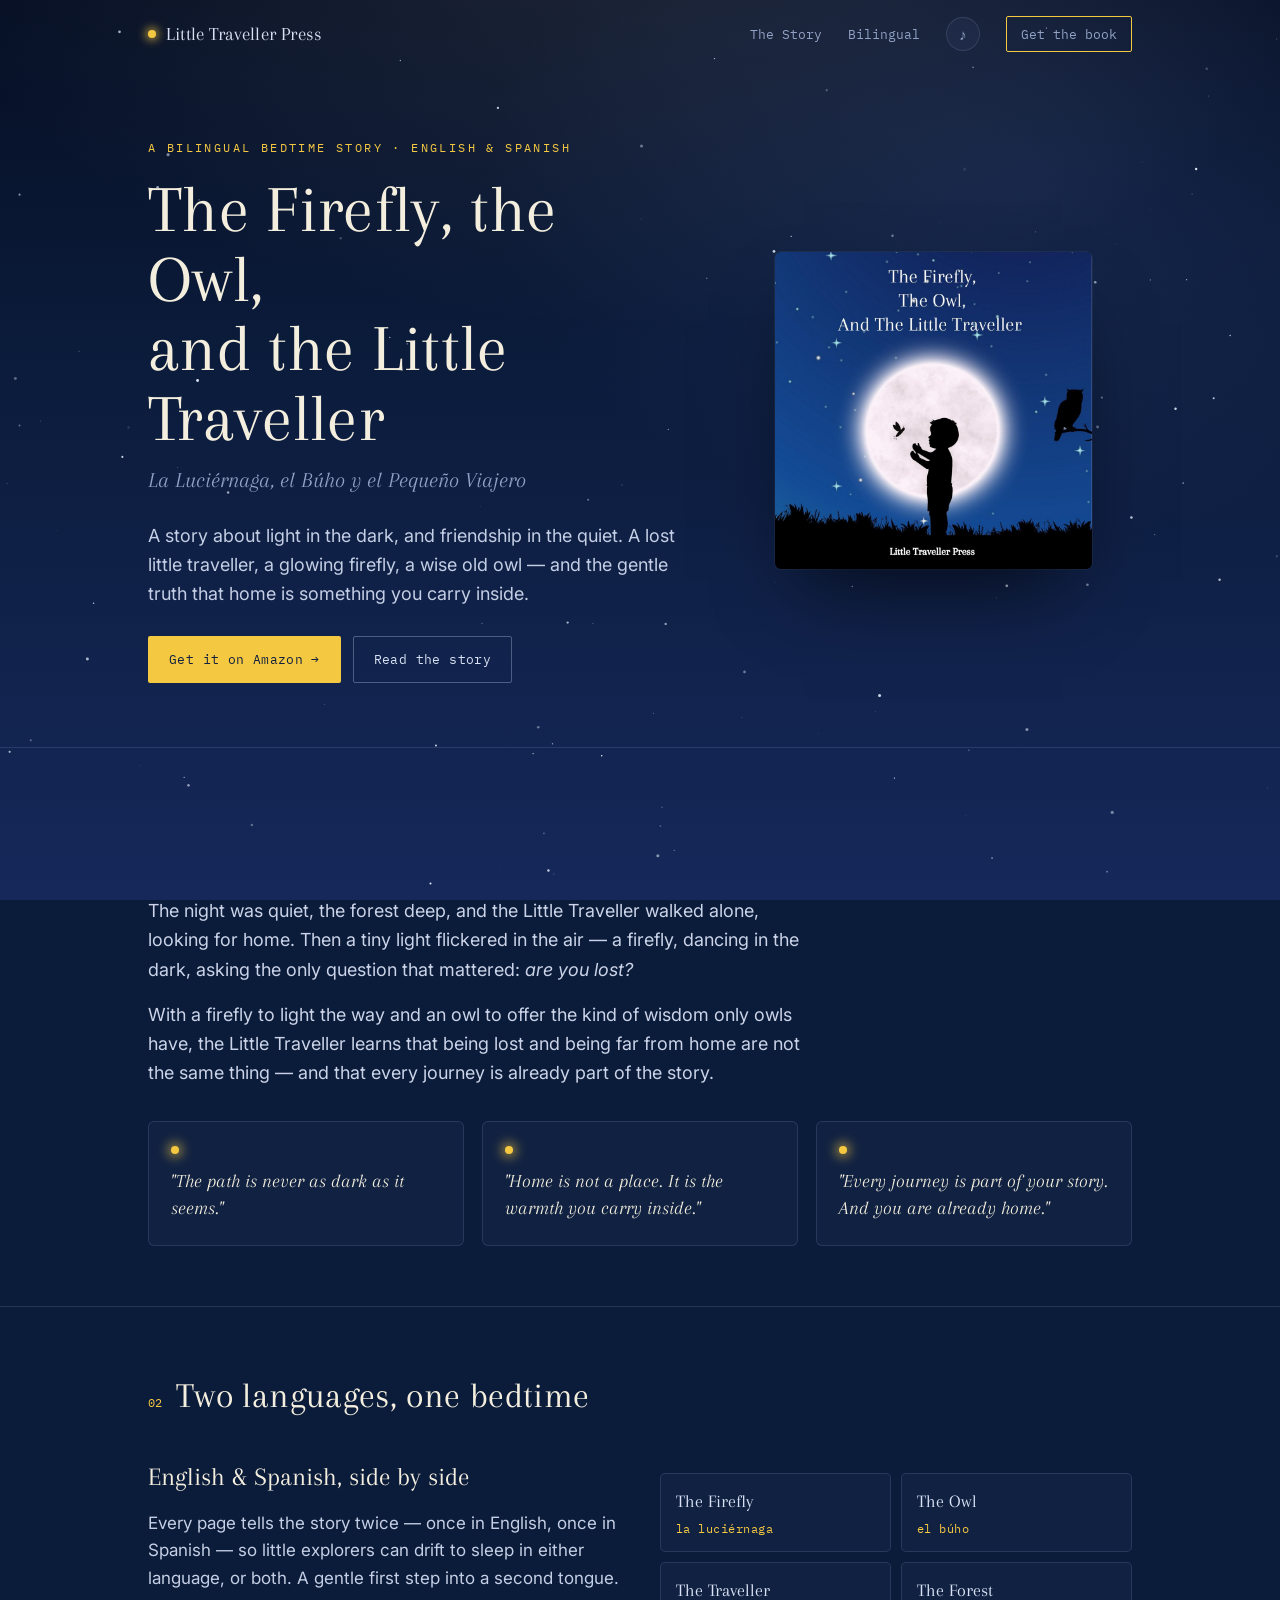
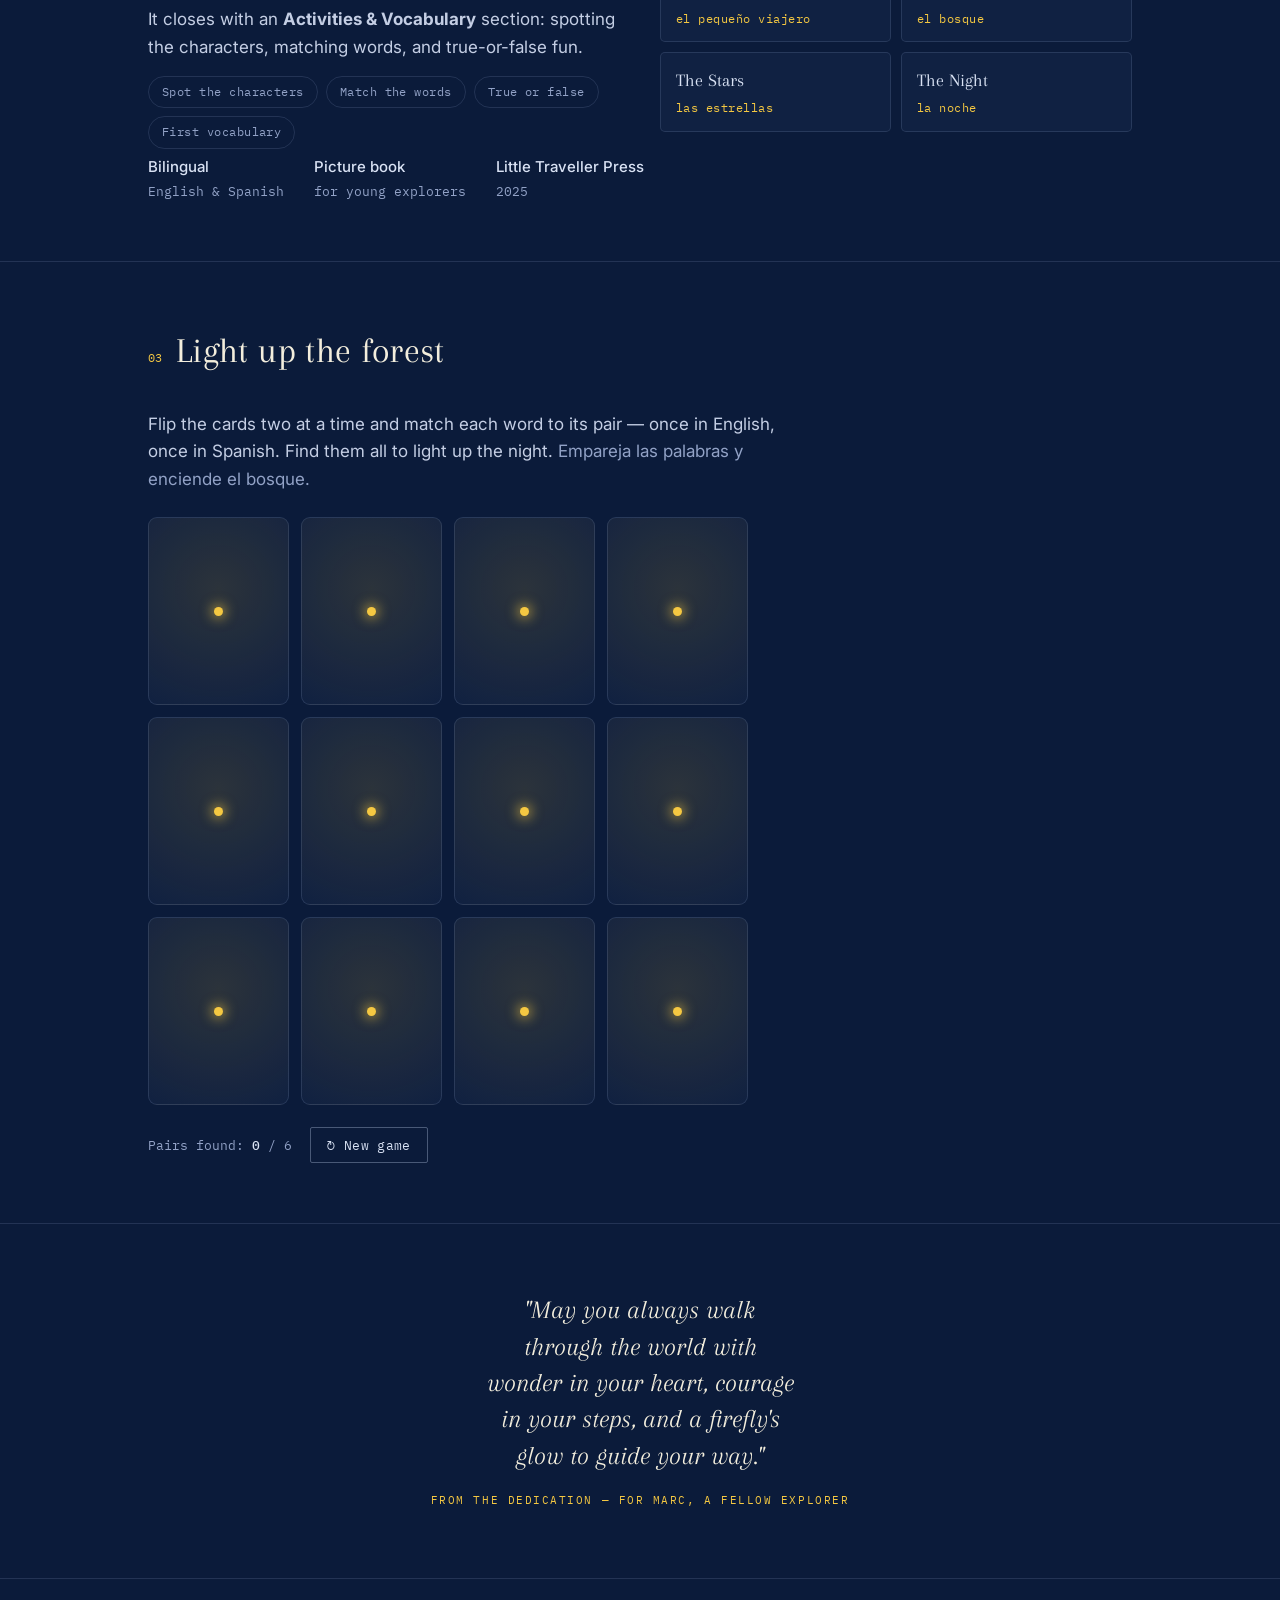
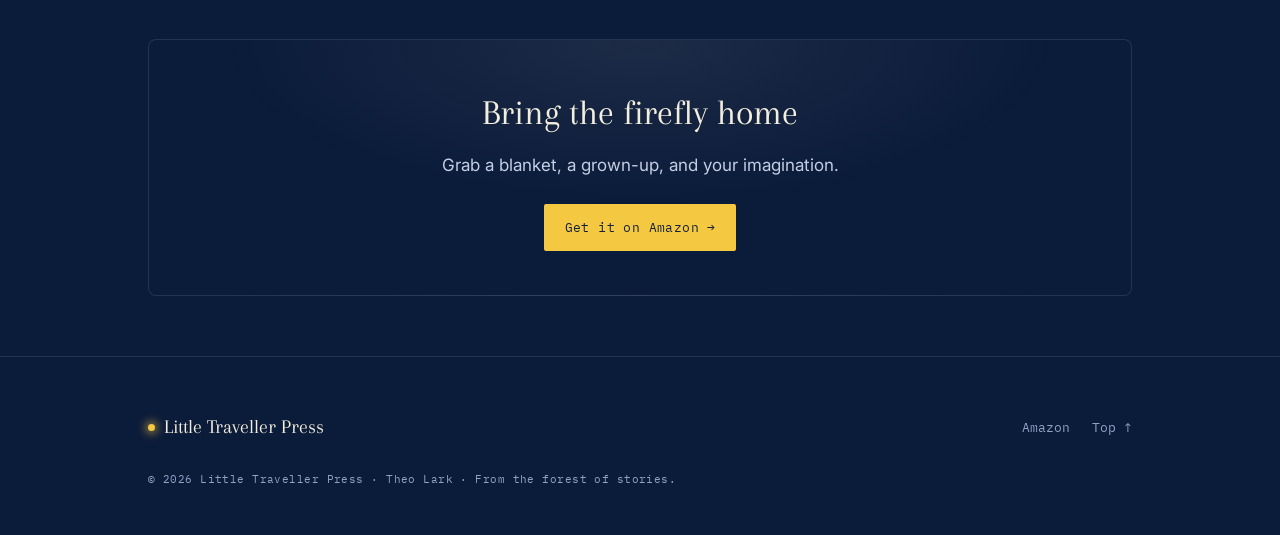
<file: index-5.html>
<!DOCTYPE html>
<html lang="en">
<head>
<meta charset="UTF-8" />
<meta name="viewport" content="width=device-width, initial-scale=1.0" />
<title>The Firefly, the Owl, and the Little Traveller — Little Traveller Press</title>
<meta name="description" content="A bilingual (English & Spanish) bedtime story about light in the dark, friendship in the quiet, and finding your way home. By Theo Lark, Little Traveller Press." />
<meta property="og:title" content="The Firefly, the Owl, and the Little Traveller" />
<meta property="og:description" content="A bilingual bedtime story about light in the dark and friendship in the quiet." />
<meta property="og:type" content="book" />
<meta property="og:url" content="https://littletravellerpress.com/" />
<meta property="og:image" content="https://littletravellerpress.com/cover.jpg" />
<meta name="twitter:card" content="summary_large_image" />

<link rel="preconnect" href="https://fonts.googleapis.com">
<link rel="preconnect" href="https://fonts.gstatic.com" crossorigin>
<link href="https://fonts.googleapis.com/css2?family=Arapey:ital@0;1&family=Inter:wght@400;500;600&family=IBM+Plex+Mono:wght@400;500&display=swap" rel="stylesheet">

<style>
  :root{
    --night-0:#060f24;
    --night-1:#0b1b3a;
    --night-2:#16285a;
    --moon:#F3EEDD;
    --firefly:#F5C842;
    --firefly-soft:#ffd96a;
    --star:#D9E2F4;
    --mist:#92A2C6;
    --line:rgba(160,180,220,.16);
    --serif:"Arapey", Georgia, serif;
    --sans:"Inter", system-ui, sans-serif;
    --mono:"IBM Plex Mono", ui-monospace, monospace;
    --maxw:1040px;
  }
  *{box-sizing:border-box;}
  html{scroll-behavior:smooth;}
  body{
    margin:0;color:var(--star);font-family:var(--sans);font-size:17px;line-height:1.62;
    background:var(--night-1);-webkit-font-smoothing:antialiased;overflow-x:hidden;position:relative;
  }
  /* layered night background */
  body::before{
    content:"";position:fixed;inset:0;z-index:-2;
    background:
      radial-gradient(1200px 700px at 50% -10%, rgba(243,238,221,.10), transparent 60%),
      radial-gradient(900px 600px at 80% 20%, rgba(86,120,200,.16), transparent 60%),
      linear-gradient(180deg, var(--night-0) 0%, var(--night-1) 38%, var(--night-2) 100%);
  }
  #stars{position:fixed;inset:0;z-index:-1;pointer-events:none;}
  a{color:inherit;text-decoration:none;}
  ::selection{background:var(--firefly);color:#10203f;}
  .wrap{max-width:var(--maxw);margin:0 auto;padding:0 28px;}
  .eyebrow{font-family:var(--mono);font-size:12px;letter-spacing:.2em;text-transform:uppercase;color:var(--firefly);}

  /* fireflies */
  .firefly{position:fixed;width:7px;height:7px;border-radius:50%;background:var(--firefly-soft);
    box-shadow:0 0 8px 2px rgba(245,200,66,.7);z-index:0;pointer-events:none;opacity:0;}
  @keyframes drift{
    0%{transform:translate(0,0);opacity:0;}
    15%{opacity:.9;}
    50%{transform:translate(28px,-30px);opacity:.55;}
    85%{opacity:.9;}
    100%{transform:translate(-10px,-60px);opacity:0;}
  }

  /* NAV */
  nav{position:fixed;top:0;left:0;right:0;z-index:50;transition:background .35s,border-color .35s,backdrop-filter .35s;border-bottom:1px solid transparent;}
  nav.scrolled{background:rgba(8,18,40,.7);backdrop-filter:saturate(150%) blur(10px);border-bottom:1px solid var(--line);}
  .nav-inner{max-width:var(--maxw);margin:0 auto;padding:16px 28px;display:flex;align-items:center;justify-content:space-between;}
  .brand{font-family:var(--serif);font-size:19px;letter-spacing:.01em;display:flex;align-items:center;gap:10px;}
  .brand .dot{width:8px;height:8px;border-radius:50%;background:var(--firefly);box-shadow:0 0 10px 2px rgba(245,200,66,.8);}
  .nav-links{display:flex;gap:26px;align-items:center;}
  .nav-links a{font-family:var(--mono);font-size:12.5px;color:var(--mist);transition:color .2s;}
  .nav-links a:hover{color:var(--star);}
  .nav-cta{border:1px solid var(--firefly);border-radius:2px;padding:7px 14px;color:var(--firefly);transition:background .2s,color .2s;}
  .nav-cta:hover{background:var(--firefly);color:#10203f;}
  @media(max-width:680px){ .nav-links a.hide-sm{display:none;} }

  /* HERO */
  header.hero{padding:138px 0 64px;}
  .hero-grid{display:grid;grid-template-columns:1.15fr .85fr;gap:50px;align-items:center;}
  @media(max-width:840px){ .hero-grid{grid-template-columns:1fr;gap:38px;} }
  .hero h1{font-family:var(--serif);font-weight:400;font-size:clamp(40px,6.4vw,68px);line-height:1.02;letter-spacing:.005em;margin:18px 0 10px;color:var(--moon);}
  .hero .es{font-family:var(--serif);font-style:italic;font-size:clamp(17px,2.6vw,22px);color:var(--mist);margin-bottom:22px;}
  .hero .lede{font-size:18px;color:#c4cee4;max-width:30em;margin:0 0 28px;}
  .hero-actions{display:flex;flex-wrap:wrap;gap:12px;}
  .btn{font-family:var(--mono);font-size:13px;letter-spacing:.03em;padding:12px 20px;border-radius:2px;display:inline-flex;align-items:center;gap:8px;transition:transform .15s,background .2s,color .2s,box-shadow .2s;border:1px solid transparent;}
  .btn:hover{transform:translateY(-2px);}
  .btn-glow{background:var(--firefly);color:#10203f;box-shadow:0 0 0 0 rgba(245,200,66,.5);}
  .btn-glow:hover{background:var(--firefly-soft);box-shadow:0 8px 26px -8px rgba(245,200,66,.6);}
  .btn-ghost{border-color:rgba(190,205,235,.35);color:var(--star);}
  .btn-ghost:hover{border-color:var(--star);background:rgba(220,230,245,.06);}
  .btn .arrow{transition:transform .2s;}
  .btn:hover .arrow{transform:translateX(3px);}

  /* cover */
  .cover-stage{display:flex;justify-content:center;position:relative;}
  .cover-stage::before{content:"";position:absolute;width:78%;height:78%;top:6%;left:11%;border-radius:50%;
    background:radial-gradient(circle, rgba(243,238,221,.35), transparent 65%);filter:blur(18px);z-index:0;}
  .cover{position:relative;z-index:1;width:min(330px,80%);aspect-ratio:1/1;border-radius:6px;overflow:hidden;
    box-shadow:0 40px 80px -30px rgba(0,0,0,.7), 0 0 0 1px rgba(255,255,255,.05);
    transform:translateZ(0);transition:transform .5s ease;}
  .cover:hover{transform:translateY(-6px) rotate(-.6deg);}
  .cover img{width:100%;height:100%;object-fit:cover;display:block;}

  /* SECTIONS */
  section{padding:60px 0;border-top:1px solid var(--line);}
  .sec-head{display:flex;align-items:baseline;gap:14px;margin-bottom:30px;}
  .sec-head .num{font-family:var(--mono);font-size:12px;color:var(--firefly);}
  .sec-head h2{font-family:var(--serif);font-weight:400;font-size:clamp(26px,4vw,36px);letter-spacing:.01em;margin:0;color:var(--moon);}

  /* STORY */
  .story p{font-size:18px;color:#cad3e7;max-width:60ch;margin:0 0 16px;}
  .pullquotes{display:grid;grid-template-columns:repeat(3,1fr);gap:18px;margin-top:34px;}
  @media(max-width:760px){ .pullquotes{grid-template-columns:1fr;} }
  .pq{border:1px solid var(--line);border-radius:6px;padding:24px 22px;background:rgba(120,150,210,.05);position:relative;}
  .pq .glow{width:8px;height:8px;border-radius:50%;background:var(--firefly);box-shadow:0 0 12px 3px rgba(245,200,66,.7);margin-bottom:14px;}
  .pq p{font-family:var(--serif);font-style:italic;font-size:19px;line-height:1.4;color:var(--moon);margin:0;}

  /* BILINGUAL */
  .bil{display:grid;grid-template-columns:1fr 1fr;gap:40px;align-items:center;}
  @media(max-width:760px){ .bil{grid-template-columns:1fr;gap:26px;} }
  .bil h3{font-family:var(--serif);font-weight:400;font-size:26px;color:var(--moon);margin:0 0 12px;}
  .bil p{color:#c4cee4;margin:0 0 14px;}
  .pair{display:grid;grid-template-columns:1fr 1fr;gap:10px;}
  .word{border:1px solid var(--line);border-radius:5px;padding:13px 15px;background:rgba(120,150,210,.05);}
  .word .en{font-family:var(--serif);font-size:18px;color:var(--star);}
  .word .sp{font-family:var(--mono);font-size:12px;color:var(--firefly);letter-spacing:.04em;margin-top:3px;}
  .acts{display:flex;flex-wrap:wrap;gap:8px;margin-top:6px;}
  .tag{font-family:var(--mono);font-size:11.5px;letter-spacing:.04em;color:var(--mist);border:1px solid var(--line);border-radius:20px;padding:6px 13px;}

  /* META row */
  .meta{display:flex;flex-wrap:wrap;gap:30px;margin-top:6px;font-family:var(--mono);font-size:12.5px;color:var(--mist);}
  .meta b{color:var(--star);font-weight:500;display:block;font-family:var(--sans);font-size:15px;margin-bottom:2px;}

  /* DEDICATION */
  .dedication{text-align:center;padding:8px 0;}
  .dedication p{font-family:var(--serif);font-style:italic;font-size:clamp(20px,3vw,26px);color:var(--moon);max-width:24ch;margin:0 auto;line-height:1.4;}
  .dedication .by{font-family:var(--mono);font-size:11px;letter-spacing:.14em;text-transform:uppercase;color:var(--firefly);margin-top:18px;}

  /* AUTHOR */
  .about{max-width:62ch;}
  .about h3{font-family:var(--serif);font-weight:400;font-size:26px;color:var(--moon);margin:0 0 12px;}
  .about p{color:#c4cee4;margin:0 0 14px;}
  .about a.inline{color:var(--firefly);border-bottom:1px solid rgba(245,200,66,.4);}

  /* CTA strip */
  .strip{border:1px solid var(--line);border-radius:8px;padding:44px;text-align:center;background:radial-gradient(600px 240px at 50% 0%, rgba(243,238,221,.08), transparent 70%);}
  .strip h3{font-family:var(--serif);font-weight:400;font-size:clamp(26px,4vw,36px);color:var(--moon);margin:0 0 10px;}
  .strip p{color:#c4cee4;margin:0 0 24px;}

  /* FOOTER */
  footer{padding:54px 0 46px;border-top:1px solid var(--line);}
  .ft{display:flex;justify-content:space-between;flex-wrap:wrap;gap:18px;align-items:center;}
  .ft .name{font-family:var(--serif);font-size:20px;color:var(--moon);display:flex;align-items:center;gap:9px;}
  .ft .name .dot{width:7px;height:7px;border-radius:50%;background:var(--firefly);box-shadow:0 0 10px 2px rgba(245,200,66,.7);}
  .ft .links{display:flex;gap:22px;font-family:var(--mono);font-size:12.5px;}
  .ft .links a{color:var(--mist);transition:color .2s;}
  .ft .links a:hover{color:var(--firefly);}
  .copyright{margin-top:28px;font-family:var(--mono);font-size:11px;color:var(--mist);letter-spacing:.04em;}

  /* GAME — bilingual memory match */
  .game-intro{color:#c4cee4;max-width:60ch;margin:0 0 24px;}
  .game-board{display:grid;grid-template-columns:repeat(4,1fr);gap:12px;max-width:600px;}
  @media(max-width:560px){ .game-board{grid-template-columns:repeat(3,1fr);gap:9px;} }
  .card{position:relative;aspect-ratio:3/4;background:transparent;border:none;padding:0;cursor:pointer;font-family:inherit;perspective:800px;}
  .card-inner{position:absolute;inset:0;transition:transform .45s cubic-bezier(.4,.1,.3,1);transform-style:preserve-3d;}
  .card.flipped .card-inner,.card.matched .card-inner{transform:rotateY(180deg);}
  .card-face{position:absolute;inset:0;border-radius:9px;display:flex;flex-direction:column;align-items:center;justify-content:center;backface-visibility:hidden;-webkit-backface-visibility:hidden;}
  .card-back{background:radial-gradient(circle at 50% 38%, rgba(245,200,66,.14), rgba(120,150,210,.05));border:1px solid var(--line);}
  .card-back .dot{width:9px;height:9px;border-radius:50%;background:var(--firefly);box-shadow:0 0 12px 3px rgba(245,200,66,.55);}
  .card-front{background:rgba(120,150,210,.08);border:1px solid var(--line);transform:rotateY(180deg);gap:6px;padding:6px;}
  .card-front .ico{font-size:clamp(24px,5.5vw,34px);line-height:1;}
  .card-front .w{text-align:center;line-height:1.15;}
  .card-front .w.en{font-family:var(--serif);color:var(--star);font-size:13px;}
  .card-front .w.sp{font-family:var(--mono);color:var(--firefly);font-size:11px;letter-spacing:.02em;}
  .card.matched .card-front{border-color:var(--firefly);background:rgba(245,200,66,.09);box-shadow:0 0 18px -2px rgba(245,200,66,.5);}
  .card:focus-visible{outline:2px solid var(--firefly);outline-offset:3px;border-radius:9px;}
  .game-status{display:flex;align-items:center;gap:18px;flex-wrap:wrap;margin-top:22px;font-family:var(--mono);font-size:13px;color:var(--mist);}
  .game-status .found b{color:var(--star);font-weight:500;}
  .btn-replay{font-family:var(--mono);font-size:12.5px;letter-spacing:.03em;padding:9px 16px;border-radius:2px;border:1px solid rgba(190,205,235,.35);color:var(--star);background:transparent;cursor:pointer;transition:border-color .2s,color .2s;}
  .btn-replay:hover{border-color:var(--firefly);color:var(--firefly);}
  .game-win{margin-top:20px;padding:20px 22px;border:1px solid var(--firefly);border-radius:9px;background:radial-gradient(520px 160px at 50% 0,rgba(245,200,66,.12),transparent 70%);text-align:center;display:none;}
  .game-win.show{display:block;animation:winpop .5s ease;}
  @keyframes winpop{from{opacity:0;transform:translateY(8px);}to{opacity:1;transform:none;}}
  .game-win p{font-family:var(--serif);font-size:21px;color:var(--moon);margin:0 0 6px;}
  .game-win span{font-family:var(--mono);font-size:12px;color:var(--mist);}

  /* SOUND TOGGLE */
  .sound-toggle{position:relative;width:34px;height:34px;border-radius:50%;border:1px solid var(--line);background:rgba(120,150,210,.06);color:var(--mist);cursor:pointer;display:inline-flex;align-items:center;justify-content:center;transition:border-color .25s,color .25s,background .25s;padding:0;}
  .sound-toggle:hover{border-color:var(--firefly);color:var(--firefly);}
  .sound-toggle .icon-off{font-size:15px;line-height:1;}
  .sound-toggle .icon-on{display:none;align-items:flex-end;gap:2px;height:13px;}
  .sound-toggle.on{border-color:var(--firefly);color:var(--firefly);background:rgba(245,200,66,.1);}
  .sound-toggle.on .icon-off{display:none;}
  .sound-toggle.on .icon-on{display:inline-flex;}
  .sound-toggle .wave{width:3px;background:var(--firefly);border-radius:2px;animation:eq 1s ease-in-out infinite;}
  .sound-toggle .wave:nth-child(1){height:6px;animation-delay:0s;}
  .sound-toggle .wave:nth-child(2){height:12px;animation-delay:.25s;}
  .sound-toggle .wave:nth-child(3){height:8px;animation-delay:.5s;}
  @keyframes eq{0%,100%{transform:scaleY(.5);}50%{transform:scaleY(1);}}
  .sound-hint{position:fixed;top:62px;right:18px;z-index:49;background:rgba(8,18,40,.92);border:1px solid var(--firefly);color:var(--star);font-family:var(--mono);font-size:12px;padding:8px 13px;border-radius:6px;max-width:200px;opacity:0;transform:translateY(-6px);transition:opacity .4s,transform .4s;pointer-events:none;}
  .sound-hint.show{opacity:1;transform:none;}

  /* WIN FIREFLY BURST */
  #burst{position:fixed;inset:0;z-index:60;pointer-events:none;}

  /* SERIES (hidden until ready: remove the 'hidden' attribute on the section) */
  .series-grid{display:grid;grid-template-columns:repeat(3,1fr);gap:16px;}
  @media(max-width:760px){ .series-grid{grid-template-columns:1fr;} }
  .series-card{border:1px solid var(--line);border-radius:8px;padding:24px 22px;background:rgba(120,150,210,.05);position:relative;overflow:hidden;}
  .series-card.live{border-color:var(--firefly);background:rgba(245,200,66,.06);}
  .series-card .ico{font-size:26px;line-height:1;margin-bottom:12px;}
  .series-card h3{font-family:var(--serif);font-weight:400;font-size:20px;color:var(--moon);margin:0 0 6px;line-height:1.15;}
  .series-card p{color:var(--mist);font-size:14px;margin:0;}
  .series-card .badge{position:absolute;top:14px;right:14px;font-family:var(--mono);font-size:10px;letter-spacing:.1em;text-transform:uppercase;color:var(--night-0);background:var(--firefly);padding:3px 8px;border-radius:20px;}
  .series-card .badge.soon{color:var(--mist);background:transparent;border:1px solid var(--line);}

  /* REVEAL */
  .reveal{opacity:0;transform:translateY(20px);transition:opacity .8s ease,transform .8s cubic-bezier(.2,.7,.2,1);}
  .reveal.in{opacity:1;transform:none;}
  @media(prefers-reduced-motion:reduce){
    html{scroll-behavior:auto;}
    .reveal{opacity:1;transform:none;transition:none;}
    .firefly{animation:none!important;opacity:.6!important;}
    .btn:hover,.cover:hover{transform:none;}
    .card-inner{transition:none;}
    .game-win.show{animation:none;}
    .sound-toggle .wave{animation:none;}
  }
</style>
</head>
<body>
<canvas id="stars"></canvas>
<canvas id="burst"></canvas>
<div class="sound-hint" id="soundHint">🌙 Tap for forest sounds</div>

<nav id="nav">
  <div class="nav-inner">
    <a href="#top" class="brand"><span class="dot"></span>Little Traveller Press</a>
    <div class="nav-links">
      <a href="#story" class="hide-sm">The Story</a>
      <a href="#bilingual" class="hide-sm">Bilingual</a>
      <button id="soundToggle" class="sound-toggle" type="button" aria-pressed="false" aria-label="Turn forest sounds on" title="Forest sounds">
        <span class="icon-off" aria-hidden="true">♪</span>
        <span class="icon-on" aria-hidden="true">
          <span class="wave"></span><span class="wave"></span><span class="wave"></span>
        </span>
      </button>
      <a href="#get" class="nav-cta">Get the book</a>
    </div>
  </div>
</nav>

<a id="top"></a>
<header class="hero">
  <div class="wrap hero-grid">
    <div>
      <div class="eyebrow reveal">A bilingual bedtime story &middot; English &amp; Spanish</div>
      <h1 class="reveal">The Firefly, the Owl,<br>and the Little Traveller</h1>
      <div class="es reveal">La Luciérnaga, el Búho y el Pequeño Viajero</div>
      <p class="lede reveal">A story about light in the dark, and friendship in the quiet. A lost little traveller, a glowing firefly, a wise old owl — and the gentle truth that home is something you carry inside.</p>
      <div class="hero-actions reveal">
        <a href="https://www.amazon.com/Firefly-Owl-Little-Traveller-Luciérnaga/dp/B0FQ3GWF1H/" class="btn btn-glow" target="_blank" rel="noopener">Get it on Amazon <span class="arrow">→</span></a>
        <a href="#story" class="btn btn-ghost">Read the story</a>
      </div>
    </div>
    <div class="cover-stage reveal">
      <div class="cover"><img src="[data-uri]" alt="Cover of The Firefly, the Owl, and the Little Traveller — a child reaching toward a firefly beneath a full moon, with an owl watching from a branch." /></div>
    </div>
  </div>
</header>

<!-- STORY -->
<section id="story">
  <div class="wrap">
    <div class="sec-head reveal"><span class="num">01</span><h2>The story</h2></div>
    <div class="story">
      <p class="reveal">The night was quiet, the forest deep, and the Little Traveller walked alone, looking for home. Then a tiny light flickered in the air — a firefly, dancing in the dark, asking the only question that mattered: <em>are you lost?</em></p>
      <p class="reveal">With a firefly to light the way and an owl to offer the kind of wisdom only owls have, the Little Traveller learns that being lost and being far from home are not the same thing — and that every journey is already part of the story.</p>
      <div class="pullquotes">
        <div class="pq reveal"><div class="glow"></div><p>"The path is never as dark as it seems."</p></div>
        <div class="pq reveal"><div class="glow"></div><p>"Home is not a place. It is the warmth you carry inside."</p></div>
        <div class="pq reveal"><div class="glow"></div><p>"Every journey is part of your story. And you are already home."</p></div>
      </div>
    </div>
  </div>
</section>

<!-- BILINGUAL -->
<section id="bilingual">
  <div class="wrap">
    <div class="sec-head reveal"><span class="num">02</span><h2>Two languages, one bedtime</h2></div>
    <div class="bil">
      <div class="reveal">
        <h3>English &amp; Spanish, side by side</h3>
        <p>Every page tells the story twice — once in English, once in Spanish — so little explorers can drift to sleep in either language, or both. A gentle first step into a second tongue.</p>
        <p>It closes with an <b>Activities &amp; Vocabulary</b> section: spotting the characters, matching words, and true-or-false fun.</p>
        <div class="acts">
          <span class="tag">Spot the characters</span>
          <span class="tag">Match the words</span>
          <span class="tag">True or false</span>
          <span class="tag">First vocabulary</span>
        </div>
      </div>
      <div class="reveal">
        <div class="pair">
          <div class="word"><div class="en">The Firefly</div><div class="sp">la luciérnaga</div></div>
          <div class="word"><div class="en">The Owl</div><div class="sp">el búho</div></div>
          <div class="word"><div class="en">The Traveller</div><div class="sp">el pequeño viajero</div></div>
          <div class="word"><div class="en">The Forest</div><div class="sp">el bosque</div></div>
          <div class="word"><div class="en">The Stars</div><div class="sp">las estrellas</div></div>
          <div class="word"><div class="en">The Night</div><div class="sp">la noche</div></div>
        </div>
      </div>
    </div>
    <div class="meta reveal">
      <span><b>Bilingual</b> English &amp; Spanish</span>
      <span><b>Picture book</b> for young explorers</span>
      <span><b>Little Traveller Press</b> 2025</span>
    </div>
  </div>
</section>

<!-- GAME -->
<section id="game">
  <div class="wrap">
    <div class="sec-head reveal"><span class="num">03</span><h2>Light up the forest</h2></div>
    <p class="game-intro reveal">Flip the cards two at a time and match each word to its pair — once in English, once in Spanish. Find them all to light up the night. <span style="color:var(--mist)">Empareja las palabras y enciende el bosque.</span></p>
    <div class="reveal">
      <div class="game-board" id="board" role="grid" aria-label="Memory match game"></div>
      <div class="game-status">
        <span class="found">Pairs found: <b id="pairsFound">0</b> / 6</span>
        <button class="btn-replay" id="replay" type="button">↻ New game</button>
      </div>
      <div class="game-win" id="gameWin" role="status">
        <p>✨ You lit up the whole forest! ✨</p>
        <span id="winMoves"></span>
      </div>
    </div>
  </div>
</section>

<!-- DEDICATION -->
<section id="dedication">
  <div class="wrap dedication reveal">
    <p>"May you always walk through the world with wonder in your heart, courage in your steps, and a firefly's glow to guide your way."</p>
    <div class="by">From the dedication — for Marc, a fellow explorer</div>
  </div>
</section>

<!-- =====================================================================
     THE SERIES — hidden for now so readers see one clean story.
     TO SWITCH IT ON LATER: delete the word  hidden  in the <section> tag below.
     TO ADD A REAL BOOK: copy index.html to a new file (e.g. dinosaurs.html),
     change its text/cover, then point that card's <a href> at the new file
     and change its badge from "Coming soon" to "Out now" + add class "live".
     ===================================================================== -->
<section id="series" hidden>
  <div class="wrap">
    <div class="sec-head reveal"><span class="num">04</span><h2>The Little Traveller World</h2></div>
    <p class="game-intro reveal">One little traveller, a new corner of the world in every book — gentle, bilingual journeys through history, nature, and wonder. <span style="color:var(--mist)">A growing series.</span></p>
    <div class="series-grid reveal">
      <a class="series-card live" href="#top">
        <span class="badge">Out now</span>
        <div class="ico">✨</div>
        <h3>The Firefly, the Owl &amp; the Little Traveller</h3>
        <p>Light in the dark, and the way home. English &amp; Spanish.</p>
      </a>
      <div class="series-card">
        <span class="badge soon">Coming soon</span>
        <div class="ico">🦕</div>
        <h3>The Little Traveller and the Dinosaurs</h3>
        <p>A walk back to when the world was very, very old.</p>
      </div>
      <div class="series-card">
        <span class="badge soon">Coming soon</span>
        <div class="ico">🪶</div>
        <h3>The Little Traveller and the First Peoples</h3>
        <p>Stories carried by the first Americans. <em>[working title]</em></p>
      </div>
      <div class="series-card">
        <span class="badge soon">Coming soon</span>
        <div class="ico">⚡</div>
        <h3>The Little Traveller and the Spark of Electricity</h3>
        <p>How a tiny spark grew up to light the night.</p>
      </div>
      <div class="series-card">
        <span class="badge soon">Coming soon</span>
        <div class="ico">⚙️</div>
        <h3>The Little Traveller and the Clever Machines</h3>
        <p>The inventions and devices that changed everything.</p>
      </div>
      <div class="series-card">
        <span class="badge soon">Coming soon</span>
        <div class="ico">🗽</div>
        <h3>The Little Traveller and American Heritage</h3>
        <p>A journey through the places and people that built a nation.</p>
      </div>
    </div>
  </div>
</section>

<!-- GET IT -->
<section id="get">
  <div class="wrap">
    <div class="strip reveal">
      <h3>Bring the firefly home</h3>
      <p>Grab a blanket, a grown-up, and your imagination.</p>
      <a href="https://www.amazon.com/Firefly-Owl-Little-Traveller-Luciérnaga/dp/B0FQ3GWF1H/" class="btn btn-glow" target="_blank" rel="noopener">Get it on Amazon <span class="arrow">→</span></a>
    </div>
  </div>
</section>

<footer>
  <div class="wrap">
    <div class="ft">
      <div class="name"><span class="dot"></span>Little Traveller Press</div>
      <div class="links">
        <a href="https://www.amazon.com/Firefly-Owl-Little-Traveller-Luciérnaga/dp/B0FQ3GWF1H/" target="_blank" rel="noopener">Amazon</a>
        <a href="#top">Top ↑</a>
      </div>
    </div>
    <div class="copyright">© <span id="yr"></span> Little Traveller Press &middot; Theo Lark &middot; From the forest of stories.</div>
  </div>
</footer>

<script>
/* ===== Forest soundscape + game cues — synthesized, no audio files ===== */
window.Sound = (function(){
  var ctx=null, master=null, ambGain=null, on=false;
  var noiseBuf=null, windStarted=false, timers=[];

  function ensure(){
    if(ctx) return;
    var AC=window.AudioContext||window.webkitAudioContext; if(!AC) return;
    ctx=new AC();
    master=ctx.createGain(); master.gain.value=0; master.connect(ctx.destination);
    ambGain=ctx.createGain(); ambGain.gain.value=0; ambGain.connect(master);
  }
  function makeNoise(){
    var len=ctx.sampleRate*2, b=ctx.createBuffer(1,len,ctx.sampleRate), d=b.getChannelData(0);
    for(var i=0;i<len;i++) d[i]=Math.random()*2-1; return b;
  }
  function startWind(){
    windStarted=true; noiseBuf=noiseBuf||makeNoise();
    var src=ctx.createBufferSource(); src.buffer=noiseBuf; src.loop=true;
    var lp=ctx.createBiquadFilter(); lp.type='lowpass'; lp.frequency.value=520; lp.Q.value=.6;
    var g=ctx.createGain(); g.gain.value=.05;
    var lfo=ctx.createOscillator(); lfo.frequency.value=.07;
    var lfoG=ctx.createGain(); lfoG.gain.value=140;
    lfo.connect(lfoG); lfoG.connect(lp.frequency); lfo.start();
    src.connect(lp); lp.connect(g); g.connect(ambGain); src.start();
  }
  function schedule(fn,ms){ timers.push(setTimeout(fn,ms)); }
  function clearTimers(){ timers.forEach(clearTimeout); timers=[]; }

  function cricket(){
    if(!on) return; var t=ctx.currentTime;
    var o=ctx.createOscillator(); o.type='square'; o.frequency.value=4300+Math.random()*500;
    var trem=ctx.createOscillator(); trem.type='sine'; trem.frequency.value=38;
    var tremG=ctx.createGain(); tremG.gain.value=.5;
    var g=ctx.createGain(); g.gain.value=0;
    trem.connect(tremG); tremG.connect(g.gain); o.connect(g);
    if(ctx.createStereoPanner){ var pan=ctx.createStereoPanner(); pan.pan.value=Math.random()*1.6-.8; g.connect(pan); pan.connect(ambGain);} else g.connect(ambGain);
    var v=.022;
    g.gain.setValueAtTime(0,t); g.gain.linearRampToValueAtTime(v,t+.02);
    g.gain.setValueAtTime(v,t+.20); g.gain.linearRampToValueAtTime(0,t+.25);
    o.start(t); trem.start(t); o.stop(t+.3); trem.stop(t+.3);
    schedule(cricket, 800+Math.random()*2600);
  }
  function owl(){
    if(!on) return; var t=ctx.currentTime;
    function hoot(at){
      var o=ctx.createOscillator(); o.type='sine'; o.frequency.value=360;
      var vib=ctx.createOscillator(); vib.frequency.value=6; var vibG=ctx.createGain(); vibG.gain.value=8;
      vib.connect(vibG); vibG.connect(o.frequency);
      var g=ctx.createGain(); g.gain.value=0; o.connect(g); g.connect(ambGain);
      g.gain.setValueAtTime(0,at); g.gain.linearRampToValueAtTime(.045,at+.06);
      g.gain.setValueAtTime(.045,at+.22); g.gain.exponentialRampToValueAtTime(.0001,at+.5);
      o.start(at); vib.start(at); o.stop(at+.55); vib.stop(at+.55);
    }
    hoot(t); hoot(t+.7);
    schedule(owl, 18000+Math.random()*22000);
  }
  function bell(freqs, when, vol){
    freqs.forEach(function(f,i){
      var o=ctx.createOscillator(); o.type='sine'; o.frequency.value=f;
      var g=ctx.createGain(); g.gain.value=0; o.connect(g); g.connect(master);
      var v=(vol||.12)/(i+1);
      g.gain.setValueAtTime(0,when); g.gain.linearRampToValueAtTime(v,when+.01);
      g.gain.exponentialRampToValueAtTime(.0001,when+.9);
      o.start(when); o.stop(when+1);
    });
  }
  return {
    isOn:function(){return on;},
    toggle:function(){
      ensure(); if(!ctx) return false;
      if(ctx.state==='suspended') ctx.resume();
      on=!on; var t=ctx.currentTime;
      master.gain.cancelScheduledValues(t); master.gain.setValueAtTime(master.gain.value,t);
      master.gain.linearRampToValueAtTime(on?.85:0, t+.5);
      ambGain.gain.cancelScheduledValues(t); ambGain.gain.setValueAtTime(ambGain.gain.value,t);
      ambGain.gain.linearRampToValueAtTime(on?.9:0, t+.8);
      if(on){ if(!windStarted) startWind(); clearTimers(); schedule(cricket,500); schedule(cricket,1400); schedule(owl,6000); }
      else { clearTimers(); }
      return on;
    },
    match:function(){ if(on&&ctx) bell([880,1320],ctx.currentTime,.16); },
    win:function(){ if(!on||!ctx) return; [523,659,784,880,1047].forEach(function(f,i){ bell([f,f*2],ctx.currentTime+i*.12,.13); }); }
  };
})();

/* ===== Win firefly-burst (visual) ===== */
window.fireflyBurst=function(){
  var reduce=window.matchMedia('(prefers-reduced-motion: reduce)').matches;
  var c=document.getElementById('burst'); if(!c) return;
  var x=c.getContext('2d'); c.width=innerWidth; c.height=innerHeight;
  var cx=innerWidth/2, cy=innerHeight*.45, board=document.getElementById('board');
  if(board){ var r=board.getBoundingClientRect(); cx=r.left+r.width/2; cy=r.top+r.height/2; }
  var N=reduce?16:64, parts=[];
  for(var i=0;i<N;i++){ var a=Math.random()*Math.PI*2, sp=2+Math.random()*5.5;
    parts.push({x:cx,y:cy,vx:Math.cos(a)*sp,vy:Math.sin(a)*sp-1.2,life:1,r:1.5+Math.random()*2.6}); }
  if(reduce){
    parts.forEach(function(p){ x.globalAlpha=.9; x.beginPath(); x.arc(p.x+p.vx*7,p.y+p.vy*7,p.r,0,7); x.fillStyle='rgba(245,200,66,1)'; x.fill(); });
    setTimeout(function(){ x.clearRect(0,0,c.width,c.height); },700); return;
  }
  var t0=performance.now();
  (function frame(t){
    var dt=(t-t0)/1000, alive=false; x.clearRect(0,0,c.width,c.height);
    for(var i=0;i<parts.length;i++){ var p=parts[i];
      p.x+=p.vx; p.y+=p.vy; p.vy+=.045; p.vx*=.99; p.life-=.011;
      if(p.life>0){ alive=true; x.globalAlpha=Math.max(0,p.life);
        x.beginPath(); x.arc(p.x,p.y,p.r,0,7); x.fillStyle='rgba(245,200,66,1)';
        x.shadowColor='rgba(245,200,66,.9)'; x.shadowBlur=10; x.fill(); }
    }
    x.globalAlpha=1; x.shadowBlur=0;
    if(alive&&dt<3) requestAnimationFrame(frame); else x.clearRect(0,0,c.width,c.height);
  })(t0);
};

/* ===== Sound toggle wiring ===== */
(function(){
  var btn=document.getElementById('soundToggle'), hint=document.getElementById('soundHint');
  if(!btn) return;
  btn.addEventListener('click', function(){
    var on=window.Sound.toggle();
    btn.classList.toggle('on', on);
    btn.setAttribute('aria-pressed', on?'true':'false');
    btn.setAttribute('aria-label', on?'Turn forest sounds off':'Turn forest sounds on');
    if(hint) hint.classList.remove('show');
  });
  var interacted=false;
  ['pointerdown','keydown'].forEach(function(ev){ window.addEventListener(ev,function(){ interacted=true; if(hint) hint.classList.remove('show'); },{once:true,passive:true}); });
  setTimeout(function(){ if(hint && !interacted && !window.Sound.isOn()) hint.classList.add('show'); }, 2500);
  setTimeout(function(){ if(hint) hint.classList.remove('show'); }, 9000);
})();
</script>

<script>
(function(){
  var reduce = window.matchMedia('(prefers-reduced-motion: reduce)').matches;
  document.getElementById('yr').textContent = new Date().getFullYear();

  // nav
  var nav=document.getElementById('nav');
  function onScroll(){ nav.classList.toggle('scrolled', window.scrollY>24); }
  onScroll(); window.addEventListener('scroll', onScroll, {passive:true});

  // reveal
  var reveals=document.querySelectorAll('.reveal');
  if(reduce){ reveals.forEach(function(r){ r.classList.add('in'); }); }
  else{
    var ro=new IntersectionObserver(function(es){es.forEach(function(e){if(e.isIntersecting){e.target.classList.add('in');ro.unobserve(e.target);}});},{threshold:.14,rootMargin:'0px 0px -8% 0px'});
    reveals.forEach(function(r){ ro.observe(r); });
  }

  // starfield
  var c=document.getElementById('stars'), x=c.getContext('2d'), stars=[];
  function resize(){ c.width=innerWidth; c.height=innerHeight; build(); }
  function build(){
    stars=[]; var n=Math.min(140, Math.floor(innerWidth*innerHeight/9000));
    for(var i=0;i<n;i++){ stars.push({x:Math.random()*c.width,y:Math.random()*c.height,r:Math.random()*1.3+.3,a:Math.random(),s:Math.random()*.015+.004}); }
  }
  function draw(){
    x.clearRect(0,0,c.width,c.height);
    for(var i=0;i<stars.length;i++){ var st=stars[i];
      if(!reduce){ st.a+=st.s; if(st.a>1||st.a<.2) st.s*=-1; }
      x.beginPath(); x.arc(st.x,st.y,st.r,0,7); x.fillStyle='rgba(220,230,245,'+st.a.toFixed(2)+')'; x.fill();
    }
    if(!reduce) requestAnimationFrame(draw);
  }
  resize(); window.addEventListener('resize', resize); draw();

  // fireflies (drifting glow dots)
  if(!reduce){
    var count=7;
    for(var i=0;i<count;i++){
      (function(i){
        var f=document.createElement('div'); f.className='firefly';
        var left=8+Math.random()*84, top=30+Math.random()*60;
        f.style.left=left+'vw'; f.style.top=top+'vh';
        var dur=(7+Math.random()*7).toFixed(1), delay=(Math.random()*8).toFixed(1);
        f.style.animation='drift '+dur+'s ease-in-out '+delay+'s infinite';
        document.body.appendChild(f);
      })(i);
    }
  }
})();

// ---- bilingual memory match game ----
(function(){
  var board=document.getElementById('board');
  if(!board) return;
  var PAIRS=[
    {p:'firefly',  ico:'\u2728',     en:'Firefly',  sp:'Luci\u00e9rnaga'},
    {p:'owl',      ico:'\ud83e\udd89',en:'Owl',      sp:'B\u00faho'},
    {p:'traveller',ico:'\ud83e\udded',en:'Traveller',sp:'Viajero'},
    {p:'forest',   ico:'\ud83c\udf32',en:'Forest',   sp:'Bosque'},
    {p:'stars',    ico:'\u2b50',     en:'Stars',    sp:'Estrellas'},
    {p:'moon',     ico:'\ud83c\udf19',en:'Moon',     sp:'Luna'}
  ];
  var pairsEl=document.getElementById('pairsFound'),
      winEl=document.getElementById('gameWin'),
      winMoves=document.getElementById('winMoves'),
      replay=document.getElementById('replay');
  var first=null, lock=false, found=0, moves=0;

  function shuffle(a){for(var i=a.length-1;i>0;i--){var j=Math.floor(Math.random()*(i+1));var t=a[i];a[i]=a[j];a[j]=t;}return a;}

  function build(){
    board.innerHTML=''; first=null; lock=false; found=0; moves=0;
    pairsEl.textContent='0'; winEl.classList.remove('show');
    var deck=[];
    PAIRS.forEach(function(pr){
      deck.push({p:pr.p,ico:pr.ico,word:pr.en,lang:'en'});
      deck.push({p:pr.p,ico:pr.ico,word:pr.sp,lang:'sp'});
    });
    shuffle(deck);
    deck.forEach(function(card){
      var btn=document.createElement('button');
      btn.className='card'; btn.type='button';
      btn.setAttribute('data-pair',card.p);
      btn.setAttribute('aria-label','Hidden card');
      var inner=document.createElement('span'); inner.className='card-inner';
      var back=document.createElement('span'); back.className='card-face card-back';
      var dot=document.createElement('span'); dot.className='dot'; back.appendChild(dot);
      var front=document.createElement('span'); front.className='card-face card-front';
      var ico=document.createElement('span'); ico.className='ico'; ico.textContent=card.ico;
      var w=document.createElement('span'); w.className='w '+card.lang; w.textContent=card.word;
      front.appendChild(ico); front.appendChild(w);
      inner.appendChild(back); inner.appendChild(front);
      btn.appendChild(inner);
      btn.addEventListener('click',function(){ flip(btn,card); });
      board.appendChild(btn);
    });
  }

  function flip(btn,card){
    if(lock) return;
    if(btn.classList.contains('flipped')||btn.classList.contains('matched')) return;
    btn.classList.add('flipped');
    btn.setAttribute('aria-label',card.word);
    if(!first){ first={btn:btn,card:card}; return; }
    moves++;
    if(first.card.p===card.p && first.btn!==btn){
      first.btn.classList.add('matched'); btn.classList.add('matched');
      if(window.Sound) window.Sound.match();
      first=null; found++; pairsEl.textContent=String(found);
      if(found===PAIRS.length){
        winMoves.textContent='Found them all in '+moves+' tries.';
        winEl.classList.add('show');
        if(window.Sound) window.Sound.win();
        if(window.fireflyBurst) window.fireflyBurst();
      }
    } else {
      lock=true;
      var a=first.btn, b=btn;
      setTimeout(function(){
        a.classList.remove('flipped'); b.classList.remove('flipped');
        a.setAttribute('aria-label','Hidden card'); b.setAttribute('aria-label','Hidden card');
        first=null; lock=false;
      }, 850);
    }
  }

  replay.addEventListener('click', build);
  build();
})();
</script>
</body>
</html>
</file>
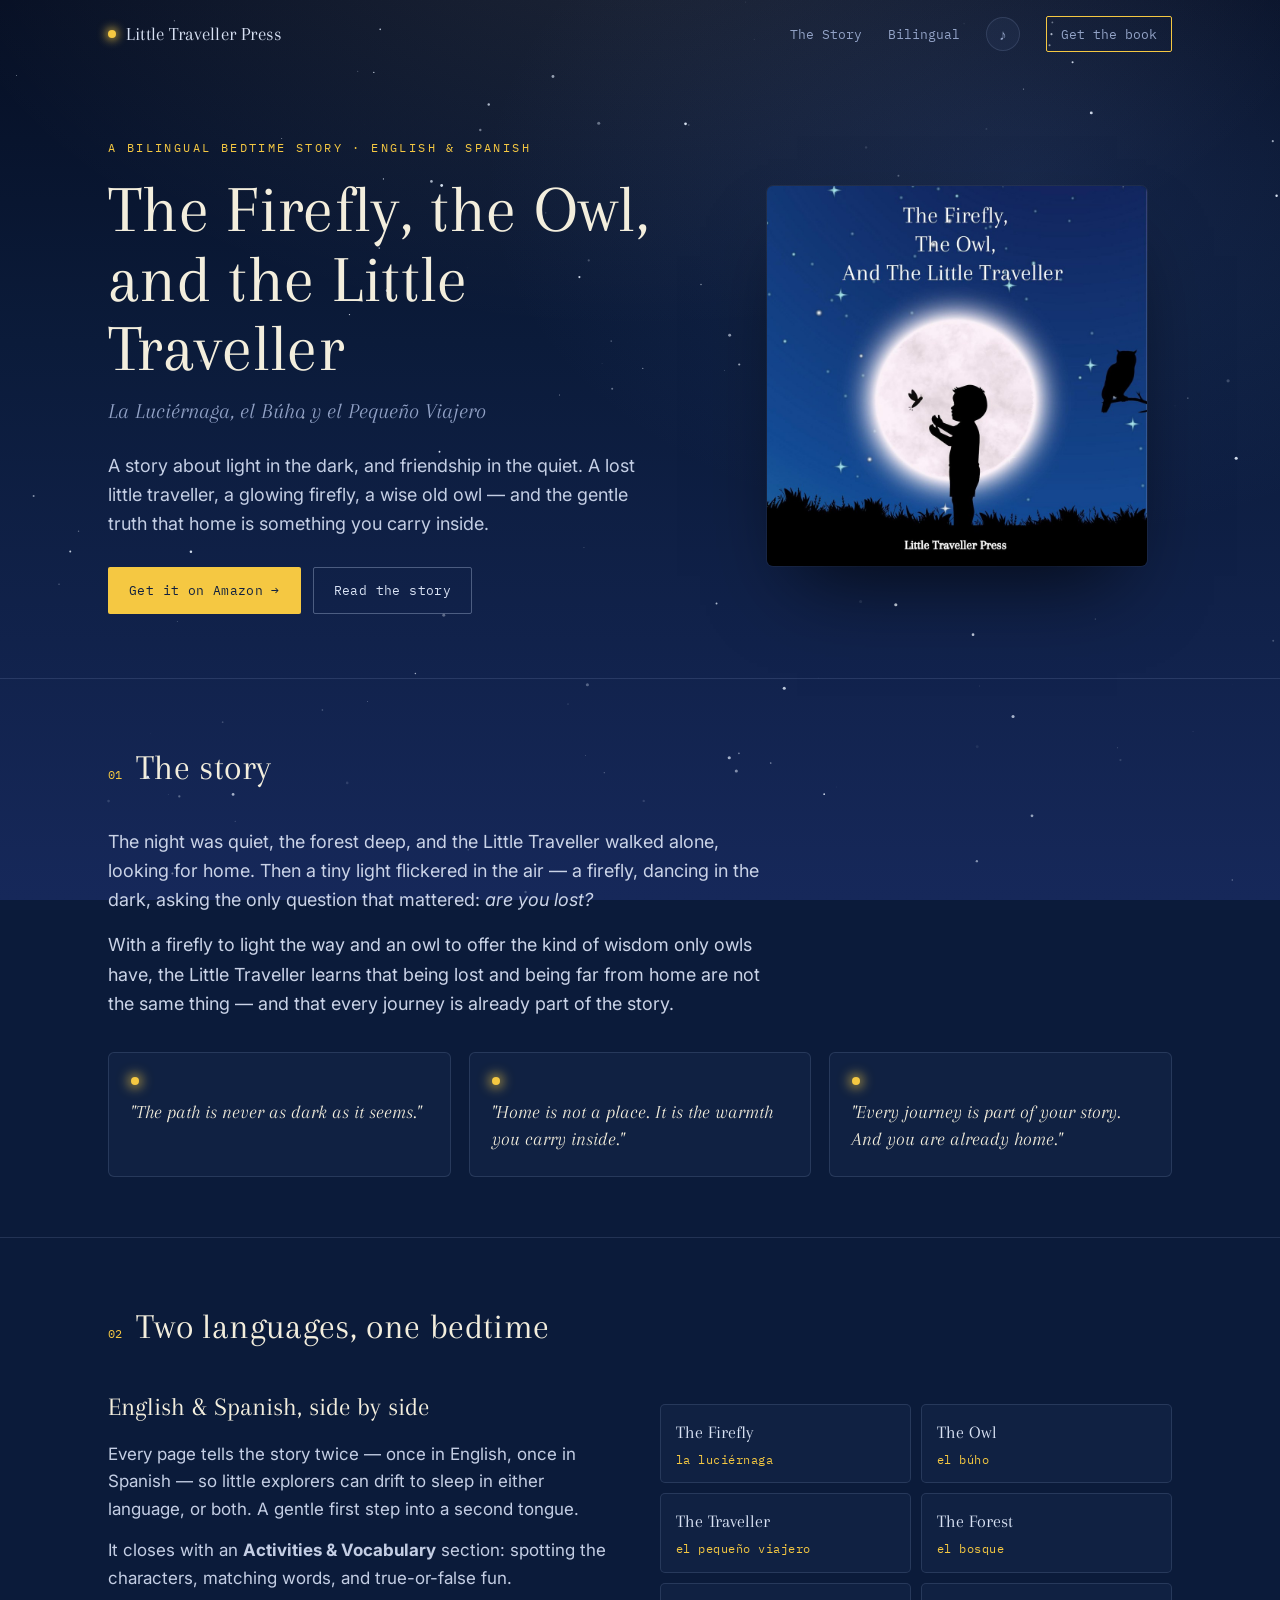
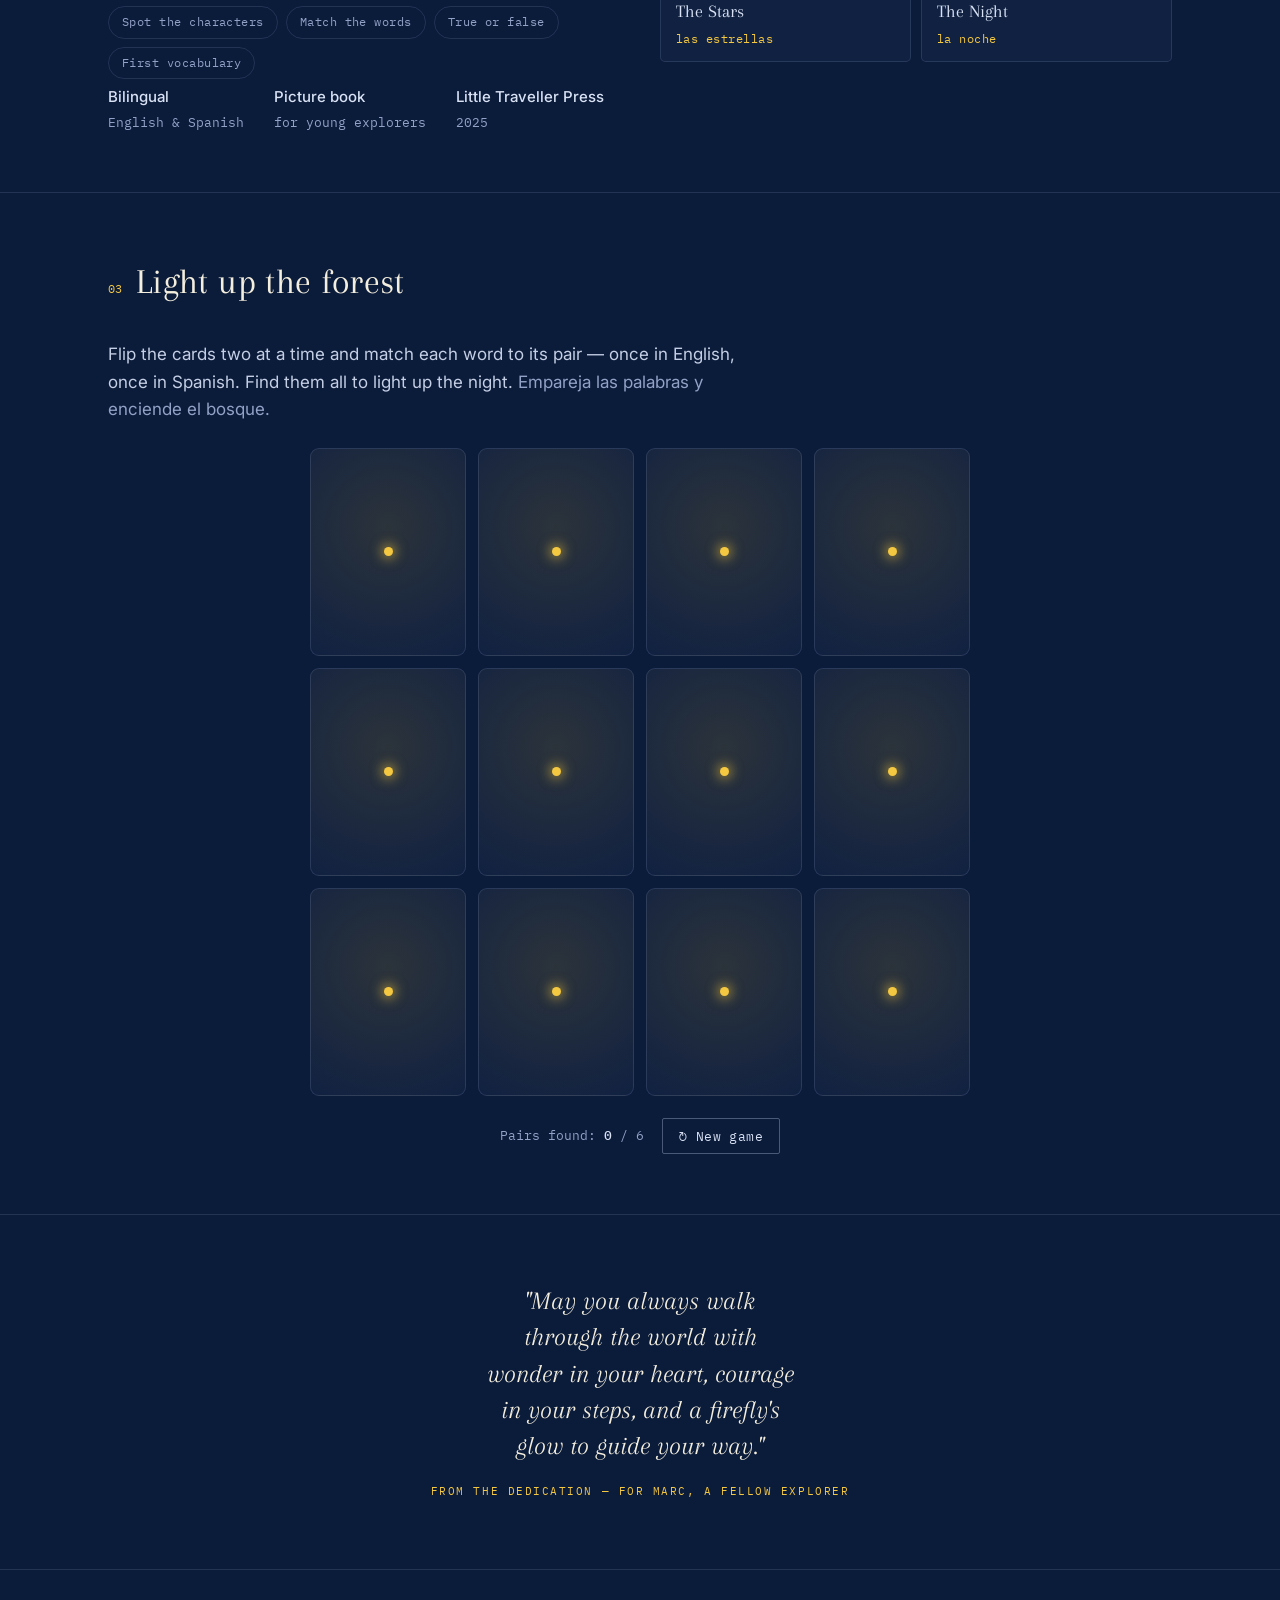
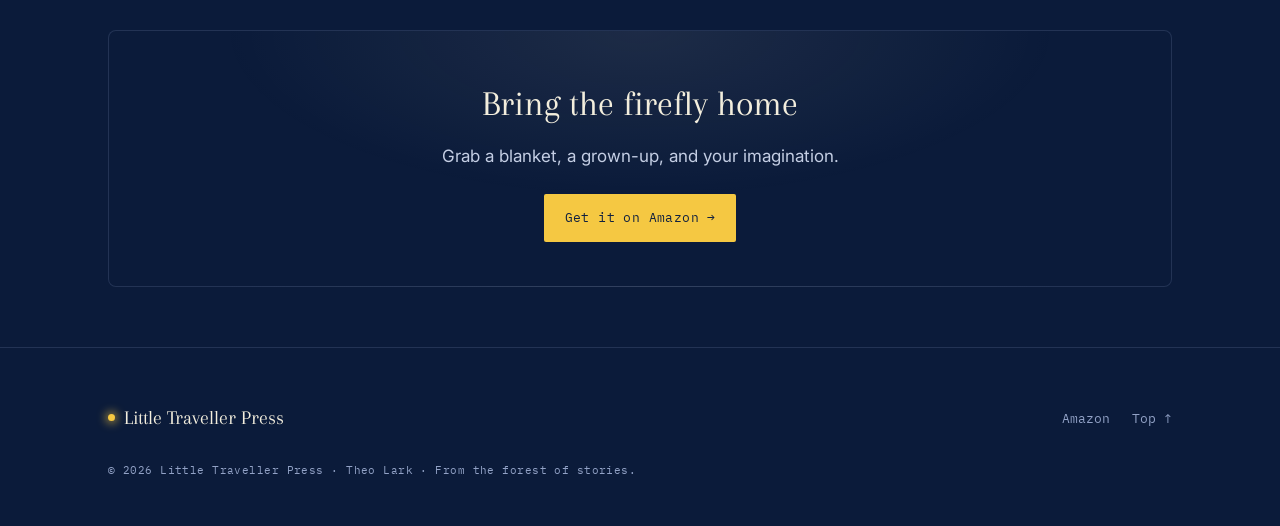
<file: index-6.html>
<!DOCTYPE html>
<html lang="en">
<head>
<meta charset="UTF-8" />
<meta name="viewport" content="width=device-width, initial-scale=1.0" />
<title>The Firefly, the Owl, and the Little Traveller — Little Traveller Press</title>
<meta name="description" content="A bilingual (English & Spanish) bedtime story about light in the dark, friendship in the quiet, and finding your way home. By Theo Lark, Little Traveller Press." />
<meta property="og:title" content="The Firefly, the Owl, and the Little Traveller" />
<meta property="og:description" content="A bilingual bedtime story about light in the dark and friendship in the quiet." />
<meta property="og:type" content="book" />
<meta property="og:url" content="https://littletravellerpress.com/" />
<meta property="og:image" content="https://littletravellerpress.com/cover.jpg" />
<meta name="twitter:card" content="summary_large_image" />

<link rel="preconnect" href="https://fonts.googleapis.com">
<link rel="preconnect" href="https://fonts.gstatic.com" crossorigin>
<link href="https://fonts.googleapis.com/css2?family=Arapey:ital@0;1&family=Inter:wght@400;500;600&family=IBM+Plex+Mono:wght@400;500&display=swap" rel="stylesheet">

<style>
  :root{
    --night-0:#060f24;
    --night-1:#0b1b3a;
    --night-2:#16285a;
    --moon:#F3EEDD;
    --firefly:#F5C842;
    --firefly-soft:#ffd96a;
    --star:#D9E2F4;
    --mist:#92A2C6;
    --line:rgba(160,180,220,.16);
    --serif:"Arapey", Georgia, serif;
    --sans:"Inter", system-ui, sans-serif;
    --mono:"IBM Plex Mono", ui-monospace, monospace;
    --maxw:1040px;
  }
  *{box-sizing:border-box;}
  html{scroll-behavior:smooth;}
  body{
    margin:0;color:var(--star);font-family:var(--sans);font-size:17px;line-height:1.62;
    background:var(--night-1);-webkit-font-smoothing:antialiased;overflow-x:hidden;position:relative;
  }
  /* layered night background */
  body::before{
    content:"";position:fixed;inset:0;z-index:-2;
    background:
      radial-gradient(1200px 700px at 50% -10%, rgba(243,238,221,.10), transparent 60%),
      radial-gradient(900px 600px at 80% 20%, rgba(86,120,200,.16), transparent 60%),
      linear-gradient(180deg, var(--night-0) 0%, var(--night-1) 38%, var(--night-2) 100%);
  }
  #stars{position:fixed;inset:0;z-index:-1;pointer-events:none;}
  a{color:inherit;text-decoration:none;}
  ::selection{background:var(--firefly);color:#10203f;}
  .wrap{max-width:var(--maxw);margin:0 auto;padding:0 28px;}
  .eyebrow{font-family:var(--mono);font-size:12px;letter-spacing:.2em;text-transform:uppercase;color:var(--firefly);}

  /* fireflies */
  .firefly{position:fixed;width:7px;height:7px;border-radius:50%;background:var(--firefly-soft);
    box-shadow:0 0 8px 2px rgba(245,200,66,.7);z-index:0;pointer-events:none;opacity:0;}
  @keyframes drift{
    0%{transform:translate(0,0);opacity:0;}
    15%{opacity:.9;}
    50%{transform:translate(28px,-30px);opacity:.55;}
    85%{opacity:.9;}
    100%{transform:translate(-10px,-60px);opacity:0;}
  }

  /* NAV */
  nav{position:fixed;top:0;left:0;right:0;z-index:50;transition:background .35s,border-color .35s,backdrop-filter .35s;border-bottom:1px solid transparent;}
  nav.scrolled{background:rgba(8,18,40,.7);backdrop-filter:saturate(150%) blur(10px);border-bottom:1px solid var(--line);}
  .nav-inner{max-width:var(--maxw);margin:0 auto;padding:16px 28px;display:flex;align-items:center;justify-content:space-between;}
  .brand{font-family:var(--serif);font-size:19px;letter-spacing:.01em;display:flex;align-items:center;gap:10px;}
  .brand .dot{width:8px;height:8px;border-radius:50%;background:var(--firefly);box-shadow:0 0 10px 2px rgba(245,200,66,.8);}
  .nav-links{display:flex;gap:26px;align-items:center;}
  .nav-links a{font-family:var(--mono);font-size:12.5px;color:var(--mist);transition:color .2s;}
  .nav-links a:hover{color:var(--star);}
  .nav-cta{border:1px solid var(--firefly);border-radius:2px;padding:7px 14px;color:var(--firefly);transition:background .2s,color .2s;}
  .nav-cta:hover{background:var(--firefly);color:#10203f;}
  @media(max-width:680px){ .nav-links a.hide-sm{display:none;} }

  /* HERO */
  header.hero{padding:138px 0 64px;}
  .hero-grid{display:grid;grid-template-columns:1.15fr .85fr;gap:50px;align-items:center;}
  @media(max-width:840px){ .hero-grid{grid-template-columns:1fr;gap:38px;} }
  .hero h1{font-family:var(--serif);font-weight:400;font-size:clamp(40px,6.4vw,68px);line-height:1.02;letter-spacing:.005em;margin:18px 0 10px;color:var(--moon);}
  .hero .es{font-family:var(--serif);font-style:italic;font-size:clamp(17px,2.6vw,22px);color:var(--mist);margin-bottom:22px;}
  .hero .lede{font-size:18px;color:#c4cee4;max-width:30em;margin:0 0 28px;}
  .hero-actions{display:flex;flex-wrap:wrap;gap:12px;}
  .btn{font-family:var(--mono);font-size:13px;letter-spacing:.03em;padding:12px 20px;border-radius:2px;display:inline-flex;align-items:center;gap:8px;transition:transform .15s,background .2s,color .2s,box-shadow .2s;border:1px solid transparent;}
  .btn:hover{transform:translateY(-2px);}
  .btn-glow{background:var(--firefly);color:#10203f;box-shadow:0 0 0 0 rgba(245,200,66,.5);}
  .btn-glow:hover{background:var(--firefly-soft);box-shadow:0 8px 26px -8px rgba(245,200,66,.6);}
  .btn-ghost{border-color:rgba(190,205,235,.35);color:var(--star);}
  .btn-ghost:hover{border-color:var(--star);background:rgba(220,230,245,.06);}
  .btn .arrow{transition:transform .2s;}
  .btn:hover .arrow{transform:translateX(3px);}

  /* cover */
  .cover-stage{display:flex;justify-content:center;position:relative;}
  .cover-stage::before{content:"";position:absolute;width:78%;height:78%;top:6%;left:11%;border-radius:50%;
    background:radial-gradient(circle, rgba(243,238,221,.35), transparent 65%);filter:blur(18px);z-index:0;}
  .cover{position:relative;z-index:1;width:min(330px,80%);aspect-ratio:1/1;border-radius:6px;overflow:hidden;
    box-shadow:0 40px 80px -30px rgba(0,0,0,.7), 0 0 0 1px rgba(255,255,255,.05);
    transform:translateZ(0);transition:transform .5s ease;}
  .cover:hover{transform:translateY(-6px) rotate(-.6deg);}
  .cover img{width:100%;height:100%;object-fit:cover;display:block;}

  /* SECTIONS */
  section{padding:60px 0;border-top:1px solid var(--line);}
  .sec-head{display:flex;align-items:baseline;gap:14px;margin-bottom:30px;}
  .sec-head .num{font-family:var(--mono);font-size:12px;color:var(--firefly);}
  .sec-head h2{font-family:var(--serif);font-weight:400;font-size:clamp(26px,4vw,36px);letter-spacing:.01em;margin:0;color:var(--moon);}

  /* STORY */
  .story p{font-size:18px;color:#cad3e7;max-width:60ch;margin:0 0 16px;}
  .pullquotes{display:grid;grid-template-columns:repeat(3,1fr);gap:18px;margin-top:34px;}
  @media(max-width:760px){ .pullquotes{grid-template-columns:1fr;} }
  .pq{border:1px solid var(--line);border-radius:6px;padding:24px 22px;background:rgba(120,150,210,.05);position:relative;}
  .pq .glow{width:8px;height:8px;border-radius:50%;background:var(--firefly);box-shadow:0 0 12px 3px rgba(245,200,66,.7);margin-bottom:14px;}
  .pq p{font-family:var(--serif);font-style:italic;font-size:19px;line-height:1.4;color:var(--moon);margin:0;}

  /* BILINGUAL */
  .bil{display:grid;grid-template-columns:1fr 1fr;gap:40px;align-items:center;}
  @media(max-width:760px){ .bil{grid-template-columns:1fr;gap:26px;} }
  .bil h3{font-family:var(--serif);font-weight:400;font-size:26px;color:var(--moon);margin:0 0 12px;}
  .bil p{color:#c4cee4;margin:0 0 14px;}
  .pair{display:grid;grid-template-columns:1fr 1fr;gap:10px;}
  .word{border:1px solid var(--line);border-radius:5px;padding:13px 15px;background:rgba(120,150,210,.05);}
  .word .en{font-family:var(--serif);font-size:18px;color:var(--star);}
  .word .sp{font-family:var(--mono);font-size:12px;color:var(--firefly);letter-spacing:.04em;margin-top:3px;}
  .acts{display:flex;flex-wrap:wrap;gap:8px;margin-top:6px;}
  .tag{font-family:var(--mono);font-size:11.5px;letter-spacing:.04em;color:var(--mist);border:1px solid var(--line);border-radius:20px;padding:6px 13px;}

  /* META row */
  .meta{display:flex;flex-wrap:wrap;gap:30px;margin-top:6px;font-family:var(--mono);font-size:12.5px;color:var(--mist);}
  .meta b{color:var(--star);font-weight:500;display:block;font-family:var(--sans);font-size:15px;margin-bottom:2px;}

  /* DEDICATION */
  .dedication{text-align:center;padding:8px 0;}
  .dedication p{font-family:var(--serif);font-style:italic;font-size:clamp(20px,3vw,26px);color:var(--moon);max-width:24ch;margin:0 auto;line-height:1.4;}
  .dedication .by{font-family:var(--mono);font-size:11px;letter-spacing:.14em;text-transform:uppercase;color:var(--firefly);margin-top:18px;}

  /* AUTHOR */
  .about{max-width:62ch;}
  .about h3{font-family:var(--serif);font-weight:400;font-size:26px;color:var(--moon);margin:0 0 12px;}
  .about p{color:#c4cee4;margin:0 0 14px;}
  .about a.inline{color:var(--firefly);border-bottom:1px solid rgba(245,200,66,.4);}

  /* CTA strip */
  .strip{border:1px solid var(--line);border-radius:8px;padding:44px;text-align:center;background:radial-gradient(600px 240px at 50% 0%, rgba(243,238,221,.08), transparent 70%);}
  .strip h3{font-family:var(--serif);font-weight:400;font-size:clamp(26px,4vw,36px);color:var(--moon);margin:0 0 10px;}
  .strip p{color:#c4cee4;margin:0 0 24px;}

  /* FOOTER */
  footer{padding:54px 0 46px;border-top:1px solid var(--line);}
  .ft{display:flex;justify-content:space-between;flex-wrap:wrap;gap:18px;align-items:center;}
  .ft .name{font-family:var(--serif);font-size:20px;color:var(--moon);display:flex;align-items:center;gap:9px;}
  .ft .name .dot{width:7px;height:7px;border-radius:50%;background:var(--firefly);box-shadow:0 0 10px 2px rgba(245,200,66,.7);}
  .ft .links{display:flex;gap:22px;font-family:var(--mono);font-size:12.5px;}
  .ft .links a{color:var(--mist);transition:color .2s;}
  .ft .links a:hover{color:var(--firefly);}
  .copyright{margin-top:28px;font-family:var(--mono);font-size:11px;color:var(--mist);letter-spacing:.04em;}

  /* GAME — bilingual memory match */
  .game-intro{color:#c4cee4;max-width:60ch;margin:0 0 24px;}
  .game-board{display:grid;grid-template-columns:repeat(4,1fr);gap:12px;max-width:600px;}
  @media(max-width:560px){ .game-board{grid-template-columns:repeat(3,1fr);gap:9px;} }
  .card{position:relative;aspect-ratio:3/4;background:transparent;border:none;padding:0;cursor:pointer;font-family:inherit;perspective:800px;}
  .card-inner{position:absolute;inset:0;transition:transform .45s cubic-bezier(.4,.1,.3,1);transform-style:preserve-3d;}
  .card.flipped .card-inner,.card.matched .card-inner{transform:rotateY(180deg);}
  .card-face{position:absolute;inset:0;border-radius:9px;display:flex;flex-direction:column;align-items:center;justify-content:center;backface-visibility:hidden;-webkit-backface-visibility:hidden;}
  .card-back{background:radial-gradient(circle at 50% 38%, rgba(245,200,66,.14), rgba(120,150,210,.05));border:1px solid var(--line);}
  .card-back .dot{width:9px;height:9px;border-radius:50%;background:var(--firefly);box-shadow:0 0 12px 3px rgba(245,200,66,.55);}
  .card-front{background:rgba(120,150,210,.08);border:1px solid var(--line);transform:rotateY(180deg);gap:6px;padding:6px;}
  .card-front .ico{font-size:clamp(24px,5.5vw,34px);line-height:1;}
  .card-front .w{text-align:center;line-height:1.15;}
  .card-front .w.en{font-family:var(--serif);color:var(--star);font-size:13px;}
  .card-front .w.sp{font-family:var(--mono);color:var(--firefly);font-size:11px;letter-spacing:.02em;}
  .card.matched .card-front{border-color:var(--firefly);background:rgba(245,200,66,.09);box-shadow:0 0 18px -2px rgba(245,200,66,.5);}
  .card:focus-visible{outline:2px solid var(--firefly);outline-offset:3px;border-radius:9px;}
  .game-status{display:flex;align-items:center;gap:18px;flex-wrap:wrap;margin-top:22px;font-family:var(--mono);font-size:13px;color:var(--mist);}
  .game-status .found b{color:var(--star);font-weight:500;}
  .btn-replay{font-family:var(--mono);font-size:12.5px;letter-spacing:.03em;padding:9px 16px;border-radius:2px;border:1px solid rgba(190,205,235,.35);color:var(--star);background:transparent;cursor:pointer;transition:border-color .2s,color .2s;}
  .btn-replay:hover{border-color:var(--firefly);color:var(--firefly);}
  .game-win{margin-top:20px;padding:20px 22px;border:1px solid var(--firefly);border-radius:9px;background:radial-gradient(520px 160px at 50% 0,rgba(245,200,66,.12),transparent 70%);text-align:center;display:none;}
  .game-win.show{display:block;animation:winpop .5s ease;}
  @keyframes winpop{from{opacity:0;transform:translateY(8px);}to{opacity:1;transform:none;}}
  .game-win p{font-family:var(--serif);font-size:21px;color:var(--moon);margin:0 0 6px;}
  .game-win span{font-family:var(--mono);font-size:12px;color:var(--mist);}

  /* SOUND TOGGLE */
  .sound-toggle{position:relative;width:34px;height:34px;border-radius:50%;border:1px solid var(--line);background:rgba(120,150,210,.06);color:var(--mist);cursor:pointer;display:inline-flex;align-items:center;justify-content:center;transition:border-color .25s,color .25s,background .25s;padding:0;}
  .sound-toggle:hover{border-color:var(--firefly);color:var(--firefly);}
  .sound-toggle .icon-off{font-size:15px;line-height:1;}
  .sound-toggle .icon-on{display:none;align-items:flex-end;gap:2px;height:13px;}
  .sound-toggle.on{border-color:var(--firefly);color:var(--firefly);background:rgba(245,200,66,.1);}
  .sound-toggle.on .icon-off{display:none;}
  .sound-toggle.on .icon-on{display:inline-flex;}
  .sound-toggle .wave{width:3px;background:var(--firefly);border-radius:2px;animation:eq 1s ease-in-out infinite;}
  .sound-toggle .wave:nth-child(1){height:6px;animation-delay:0s;}
  .sound-toggle .wave:nth-child(2){height:12px;animation-delay:.25s;}
  .sound-toggle .wave:nth-child(3){height:8px;animation-delay:.5s;}
  @keyframes eq{0%,100%{transform:scaleY(.5);}50%{transform:scaleY(1);}}
  .sound-hint{position:fixed;top:62px;right:18px;z-index:49;background:rgba(8,18,40,.92);border:1px solid var(--firefly);color:var(--star);font-family:var(--mono);font-size:12px;padding:8px 13px;border-radius:6px;max-width:200px;opacity:0;transform:translateY(-6px);transition:opacity .4s,transform .4s;pointer-events:none;}
  .sound-hint.show{opacity:1;transform:none;}

  /* WIN FIREFLY BURST */
  #burst{position:fixed;inset:0;z-index:60;pointer-events:none;}

  /* SERIES (hidden until ready: remove the 'hidden' attribute on the section) */
  .series-grid{display:grid;grid-template-columns:repeat(3,1fr);gap:16px;}
  @media(max-width:760px){ .series-grid{grid-template-columns:1fr;} }
  .series-card{border:1px solid var(--line);border-radius:8px;padding:24px 22px;background:rgba(120,150,210,.05);position:relative;overflow:hidden;}
  .series-card.live{border-color:var(--firefly);background:rgba(245,200,66,.06);}
  .series-card .ico{font-size:26px;line-height:1;margin-bottom:12px;}
  .series-card h3{font-family:var(--serif);font-weight:400;font-size:20px;color:var(--moon);margin:0 0 6px;line-height:1.15;}
  .series-card p{color:var(--mist);font-size:14px;margin:0;}
  .series-card .badge{position:absolute;top:14px;right:14px;font-family:var(--mono);font-size:10px;letter-spacing:.1em;text-transform:uppercase;color:var(--night-0);background:var(--firefly);padding:3px 8px;border-radius:20px;}
  .series-card .badge.soon{color:var(--mist);background:transparent;border:1px solid var(--line);}

  /* DESKTOP proportion tuning (wide screens only — mobile untouched) */
  @media(min-width:900px){
    .cover{width:380px;}
    .game-board{max-width:660px;margin-left:auto;margin-right:auto;}
    .game-status{justify-content:center;}
    .game-win{max-width:660px;margin-left:auto;margin-right:auto;}
  }
  @media(min-width:1200px){
    .wrap, .nav-inner{max-width:1120px;}
  }

  /* REVEAL */
  .reveal{opacity:0;transform:translateY(20px);transition:opacity .8s ease,transform .8s cubic-bezier(.2,.7,.2,1);}
  .reveal.in{opacity:1;transform:none;}
  @media(prefers-reduced-motion:reduce){
    html{scroll-behavior:auto;}
    .reveal{opacity:1;transform:none;transition:none;}
    .firefly{animation:none!important;opacity:.6!important;}
    .btn:hover,.cover:hover{transform:none;}
    .card-inner{transition:none;}
    .game-win.show{animation:none;}
    .sound-toggle .wave{animation:none;}
  }
</style>
</head>
<body>
<canvas id="stars"></canvas>
<canvas id="burst"></canvas>
<div class="sound-hint" id="soundHint">🌙 Tap for forest sounds</div>

<nav id="nav">
  <div class="nav-inner">
    <a href="#top" class="brand"><span class="dot"></span>Little Traveller Press</a>
    <div class="nav-links">
      <a href="#story" class="hide-sm">The Story</a>
      <a href="#bilingual" class="hide-sm">Bilingual</a>
      <button id="soundToggle" class="sound-toggle" type="button" aria-pressed="false" aria-label="Turn forest sounds on" title="Forest sounds">
        <span class="icon-off" aria-hidden="true">♪</span>
        <span class="icon-on" aria-hidden="true">
          <span class="wave"></span><span class="wave"></span><span class="wave"></span>
        </span>
      </button>
      <a href="#get" class="nav-cta">Get the book</a>
    </div>
  </div>
</nav>

<a id="top"></a>
<header class="hero">
  <div class="wrap hero-grid">
    <div>
      <div class="eyebrow reveal">A bilingual bedtime story &middot; English &amp; Spanish</div>
      <h1 class="reveal">The Firefly, the Owl,<br>and the Little Traveller</h1>
      <div class="es reveal">La Luciérnaga, el Búho y el Pequeño Viajero</div>
      <p class="lede reveal">A story about light in the dark, and friendship in the quiet. A lost little traveller, a glowing firefly, a wise old owl — and the gentle truth that home is something you carry inside.</p>
      <div class="hero-actions reveal">
        <a href="https://www.amazon.com/Firefly-Owl-Little-Traveller-Luciérnaga/dp/B0FQ3GWF1H/" class="btn btn-glow" target="_blank" rel="noopener">Get it on Amazon <span class="arrow">→</span></a>
        <a href="#story" class="btn btn-ghost">Read the story</a>
      </div>
    </div>
    <div class="cover-stage reveal">
      <div class="cover"><img src="[data-uri]" alt="Cover of The Firefly, the Owl, and the Little Traveller — a child reaching toward a firefly beneath a full moon, with an owl watching from a branch." /></div>
    </div>
  </div>
</header>

<!-- STORY -->
<section id="story">
  <div class="wrap">
    <div class="sec-head reveal"><span class="num">01</span><h2>The story</h2></div>
    <div class="story">
      <p class="reveal">The night was quiet, the forest deep, and the Little Traveller walked alone, looking for home. Then a tiny light flickered in the air — a firefly, dancing in the dark, asking the only question that mattered: <em>are you lost?</em></p>
      <p class="reveal">With a firefly to light the way and an owl to offer the kind of wisdom only owls have, the Little Traveller learns that being lost and being far from home are not the same thing — and that every journey is already part of the story.</p>
      <div class="pullquotes">
        <div class="pq reveal"><div class="glow"></div><p>"The path is never as dark as it seems."</p></div>
        <div class="pq reveal"><div class="glow"></div><p>"Home is not a place. It is the warmth you carry inside."</p></div>
        <div class="pq reveal"><div class="glow"></div><p>"Every journey is part of your story. And you are already home."</p></div>
      </div>
    </div>
  </div>
</section>

<!-- BILINGUAL -->
<section id="bilingual">
  <div class="wrap">
    <div class="sec-head reveal"><span class="num">02</span><h2>Two languages, one bedtime</h2></div>
    <div class="bil">
      <div class="reveal">
        <h3>English &amp; Spanish, side by side</h3>
        <p>Every page tells the story twice — once in English, once in Spanish — so little explorers can drift to sleep in either language, or both. A gentle first step into a second tongue.</p>
        <p>It closes with an <b>Activities &amp; Vocabulary</b> section: spotting the characters, matching words, and true-or-false fun.</p>
        <div class="acts">
          <span class="tag">Spot the characters</span>
          <span class="tag">Match the words</span>
          <span class="tag">True or false</span>
          <span class="tag">First vocabulary</span>
        </div>
      </div>
      <div class="reveal">
        <div class="pair">
          <div class="word"><div class="en">The Firefly</div><div class="sp">la luciérnaga</div></div>
          <div class="word"><div class="en">The Owl</div><div class="sp">el búho</div></div>
          <div class="word"><div class="en">The Traveller</div><div class="sp">el pequeño viajero</div></div>
          <div class="word"><div class="en">The Forest</div><div class="sp">el bosque</div></div>
          <div class="word"><div class="en">The Stars</div><div class="sp">las estrellas</div></div>
          <div class="word"><div class="en">The Night</div><div class="sp">la noche</div></div>
        </div>
      </div>
    </div>
    <div class="meta reveal">
      <span><b>Bilingual</b> English &amp; Spanish</span>
      <span><b>Picture book</b> for young explorers</span>
      <span><b>Little Traveller Press</b> 2025</span>
    </div>
  </div>
</section>

<!-- GAME -->
<section id="game">
  <div class="wrap">
    <div class="sec-head reveal"><span class="num">03</span><h2>Light up the forest</h2></div>
    <p class="game-intro reveal">Flip the cards two at a time and match each word to its pair — once in English, once in Spanish. Find them all to light up the night. <span style="color:var(--mist)">Empareja las palabras y enciende el bosque.</span></p>
    <div class="reveal">
      <div class="game-board" id="board" role="grid" aria-label="Memory match game"></div>
      <div class="game-status">
        <span class="found">Pairs found: <b id="pairsFound">0</b> / 6</span>
        <button class="btn-replay" id="replay" type="button">↻ New game</button>
      </div>
      <div class="game-win" id="gameWin" role="status">
        <p>✨ You lit up the whole forest! ✨</p>
        <span id="winMoves"></span>
      </div>
    </div>
  </div>
</section>

<!-- DEDICATION -->
<section id="dedication">
  <div class="wrap dedication reveal">
    <p>"May you always walk through the world with wonder in your heart, courage in your steps, and a firefly's glow to guide your way."</p>
    <div class="by">From the dedication — for Marc, a fellow explorer</div>
  </div>
</section>

<!-- =====================================================================
     THE SERIES — hidden for now so readers see one clean story.
     TO SWITCH IT ON LATER: delete the word  hidden  in the <section> tag below.
     TO ADD A REAL BOOK: copy index.html to a new file (e.g. dinosaurs.html),
     change its text/cover, then point that card's <a href> at the new file
     and change its badge from "Coming soon" to "Out now" + add class "live".
     ===================================================================== -->
<section id="series" hidden>
  <div class="wrap">
    <div class="sec-head reveal"><span class="num">04</span><h2>The Little Traveller World</h2></div>
    <p class="game-intro reveal">One little traveller, a new corner of the world in every book — gentle, bilingual journeys through history, nature, and wonder. <span style="color:var(--mist)">A growing series.</span></p>
    <div class="series-grid reveal">
      <a class="series-card live" href="#top">
        <span class="badge">Out now</span>
        <div class="ico">✨</div>
        <h3>The Firefly, the Owl &amp; the Little Traveller</h3>
        <p>Light in the dark, and the way home. English &amp; Spanish.</p>
      </a>
      <div class="series-card">
        <span class="badge soon">Coming soon</span>
        <div class="ico">🦕</div>
        <h3>The Little Traveller and the Dinosaurs</h3>
        <p>A walk back to when the world was very, very old.</p>
      </div>
      <div class="series-card">
        <span class="badge soon">Coming soon</span>
        <div class="ico">🪶</div>
        <h3>The Little Traveller and the First Peoples</h3>
        <p>Stories carried by the first Americans. <em>[working title]</em></p>
      </div>
      <div class="series-card">
        <span class="badge soon">Coming soon</span>
        <div class="ico">⚡</div>
        <h3>The Little Traveller and the Spark of Electricity</h3>
        <p>How a tiny spark grew up to light the night.</p>
      </div>
      <div class="series-card">
        <span class="badge soon">Coming soon</span>
        <div class="ico">⚙️</div>
        <h3>The Little Traveller and the Clever Machines</h3>
        <p>The inventions and devices that changed everything.</p>
      </div>
      <div class="series-card">
        <span class="badge soon">Coming soon</span>
        <div class="ico">🗽</div>
        <h3>The Little Traveller and American Heritage</h3>
        <p>A journey through the places and people that built a nation.</p>
      </div>
    </div>
  </div>
</section>

<!-- GET IT -->
<section id="get">
  <div class="wrap">
    <div class="strip reveal">
      <h3>Bring the firefly home</h3>
      <p>Grab a blanket, a grown-up, and your imagination.</p>
      <a href="https://www.amazon.com/Firefly-Owl-Little-Traveller-Luciérnaga/dp/B0FQ3GWF1H/" class="btn btn-glow" target="_blank" rel="noopener">Get it on Amazon <span class="arrow">→</span></a>
    </div>
  </div>
</section>

<footer>
  <div class="wrap">
    <div class="ft">
      <div class="name"><span class="dot"></span>Little Traveller Press</div>
      <div class="links">
        <a href="https://www.amazon.com/Firefly-Owl-Little-Traveller-Luciérnaga/dp/B0FQ3GWF1H/" target="_blank" rel="noopener">Amazon</a>
        <a href="#top">Top ↑</a>
      </div>
    </div>
    <div class="copyright">© <span id="yr"></span> Little Traveller Press &middot; Theo Lark &middot; From the forest of stories.</div>
  </div>
</footer>

<script>
/* ===== Forest soundscape + game cues — synthesized, no audio files ===== */
window.Sound = (function(){
  var ctx=null, master=null, ambGain=null, reverb=null, reverbGain=null, on=false;
  var windStarted=false, timers=[];

  function ensure(){
    if(ctx) return;
    var AC=window.AudioContext||window.webkitAudioContext; if(!AC) return;
    ctx=new AC();
    master=ctx.createGain(); master.gain.value=0; master.connect(ctx.destination);
    ambGain=ctx.createGain(); ambGain.gain.value=0; ambGain.connect(master);
    reverb=ctx.createConvolver(); reverb.buffer=makeImpulse();
    reverbGain=ctx.createGain(); reverbGain.gain.value=0.34;
    reverb.connect(reverbGain); reverbGain.connect(master);
  }
  function makeWhite(){ var len=ctx.sampleRate*2,b=ctx.createBuffer(1,len,ctx.sampleRate),d=b.getChannelData(0); for(var i=0;i<len;i++)d[i]=Math.random()*2-1; return b; }
  function makeBrown(){ var len=ctx.sampleRate*3,b=ctx.createBuffer(1,len,ctx.sampleRate),d=b.getChannelData(0),last=0; for(var i=0;i<len;i++){var w=Math.random()*2-1;last=(last+0.02*w)/1.02;d[i]=last*3.2;} return b; }
  function makeImpulse(){ var len=Math.floor(ctx.sampleRate*1.8),b=ctx.createBuffer(2,len,ctx.sampleRate); for(var ch=0;ch<2;ch++){var d=b.getChannelData(ch); for(var i=0;i<len;i++)d[i]=(Math.random()*2-1)*Math.pow(1-i/len,2.6);} return b; }
  function schedule(fn,ms){ timers.push(setTimeout(fn,ms)); }
  function clearTimers(){ timers.forEach(clearTimeout); timers=[]; }
  function out(node,pan){ var n=node; if(ctx.createStereoPanner){var p=ctx.createStereoPanner();p.pan.value=pan||0;node.connect(p);n=p;} n.connect(ambGain); n.connect(reverb); }

  // ---- wind: very soft, occasional breeze through leaves (kept in the background) ----
  function startWind(){
    windStarted=true;
    var gust=ctx.createOscillator(); gust.type='sine'; gust.frequency.value=.045;   // ~22s, slow & occasional
    var gust2=ctx.createOscillator(); gust2.type='sine'; gust2.frequency.value=.019;
    var ws=ctx.createBufferSource(); ws.buffer=makeWhite(); ws.loop=true;
    var hp=ctx.createBiquadFilter(); hp.type='highpass'; hp.frequency.value=1100;
    var bp=ctx.createBiquadFilter(); bp.type='bandpass'; bp.frequency.value=2400; bp.Q.value=.4;
    var gToBP=ctx.createGain(); gToBP.gain.value=700; gust.connect(gToBP); gToBP.connect(bp.frequency);
    var leaf=ctx.createGain(); leaf.gain.value=.0035;          // very quiet floor
    var gToLeaf=ctx.createGain(); gToLeaf.gain.value=.0075; gust.connect(gToLeaf); gToLeaf.connect(leaf.gain);
    var g2ToLeaf=ctx.createGain(); g2ToLeaf.gain.value=.0035; gust2.connect(g2ToLeaf); g2ToLeaf.connect(leaf.gain);
    var flut=ctx.createOscillator(); flut.type='sine'; flut.frequency.value=5; var flutG=ctx.createGain(); flutG.gain.value=.0018; flut.connect(flutG); flutG.connect(leaf.gain);
    ws.connect(hp); hp.connect(bp); bp.connect(leaf); leaf.connect(ambGain); leaf.connect(reverb);
    gust.start(); gust2.start(); flut.start(); ws.start();
  }

  // ---- crickets: clean, sparse, rhythmic "cri... cri..." (soft, set back) ----
  function cricketChirp(at, base, pan, peak){
    var o=ctx.createOscillator(); o.type='sine'; o.frequency.value=base;
    var g=ctx.createGain(); g.gain.value=0; o.connect(g);
    var lp=ctx.createBiquadFilter(); lp.type='lowpass'; lp.frequency.value=base*1.5; g.connect(lp);
    out(lp, pan);
    var pulses=2+Math.floor(Math.random()*2), pos=at, pw=.016, gap=.010;
    g.gain.setValueAtTime(0,at);
    for(var i=0;i<pulses;i++){ g.gain.linearRampToValueAtTime(peak,pos+.005); g.gain.linearRampToValueAtTime(.0001,pos+pw); pos+=pw+gap; }
    o.start(at); o.stop(pos+.05);
  }
  function cricket(voice){
    if(!on) return;
    var base=(voice===0?4500:4300)+Math.random()*60;
    cricketChirp(ctx.currentTime+.02, base, voice===0?-0.4:0.45, .0065);
    var next=(Math.random()<.12)?(1200+Math.random()*1500):(440+Math.random()*230);
    schedule(function(){ cricket(voice); }, next);
  }

  // ---- birds: gentle pitch-swept whistles with vibrato ----
  function chirp(at){
    var f0=1900+Math.random()*1500, up=Math.random()<.6, dur=.07+Math.random()*.10;
    var o=ctx.createOscillator(); o.type='sine';
    var vib=ctx.createOscillator(); vib.frequency.value=22+Math.random()*16; var vibG=ctx.createGain(); vibG.gain.value=16+Math.random()*26; vib.connect(vibG); vibG.connect(o.frequency);
    var g=ctx.createGain(); g.gain.value=0; o.connect(g); out(g, Math.random()*1.3-.65);
    o.frequency.setValueAtTime(f0,at); o.frequency.linearRampToValueAtTime(up?f0*1.32:f0*.8,at+dur*.6); o.frequency.linearRampToValueAtTime(up?f0*1.1:f0*.9,at+dur);
    var v=.03+Math.random()*.022; g.gain.setValueAtTime(0,at); g.gain.linearRampToValueAtTime(v,at+.012); g.gain.exponentialRampToValueAtTime(.0001,at+dur);
    o.start(at); vib.start(at); o.stop(at+dur+.05); vib.stop(at+dur+.05);
  }
  function bird(){ if(!on)return; var t=ctx.currentTime,ph=1+Math.floor(Math.random()*3),st=t; for(var p=0;p<ph;p++){chirp(st);st+=.11+Math.random()*.13;} schedule(bird,3800+Math.random()*7000); }

  // ---- owl: soft, deep hoots ----
  function owl(){
    if(!on)return; var t=ctx.currentTime;
    function hoot(at,f){
      var o=ctx.createOscillator(); o.type='sine'; o.frequency.value=f;
      var o2=ctx.createOscillator(); o2.type='sine'; o2.frequency.value=f*2.01; var o2g=ctx.createGain(); o2g.gain.value=.1; o2.connect(o2g);
      var vib=ctx.createOscillator(); vib.frequency.value=5; var vibG=ctx.createGain(); vibG.gain.value=3.5; vib.connect(vibG); vibG.connect(o.frequency);
      var g=ctx.createGain(); g.gain.value=0; o.connect(g); o2g.connect(g); out(g, Math.random()*.7-.35);
      g.gain.setValueAtTime(0,at); g.gain.linearRampToValueAtTime(.028,at+.09); g.gain.setValueAtTime(.028,at+.28); g.gain.exponentialRampToValueAtTime(.0001,at+.6);
      o.start(at); o2.start(at); vib.start(at); o.stop(at+.65); o2.stop(at+.65); vib.stop(at+.65);
    }
    var f=290+Math.random()*60; hoot(t,f); hoot(t+.85,f*.98);
    schedule(owl, 24000+Math.random()*26000);
  }

  function bell(freqs, when, vol){
    freqs.forEach(function(f,i){
      var o=ctx.createOscillator(); o.type='sine'; o.frequency.value=f;
      var g=ctx.createGain(); g.gain.value=0; o.connect(g); g.connect(master); g.connect(reverb);
      var v=(vol||.1)/(i+1);
      g.gain.setValueAtTime(0,when); g.gain.linearRampToValueAtTime(v,when+.01); g.gain.exponentialRampToValueAtTime(.0001,when+1.1);
      o.start(when); o.stop(when+1.2);
    });
  }

  return {
    isOn:function(){ return on; },
    toggle:function(){
      ensure(); if(!ctx) return false;
      if(ctx.state==='suspended') ctx.resume();
      on=!on; var t=ctx.currentTime;
      master.gain.cancelScheduledValues(t); master.gain.setValueAtTime(master.gain.value,t); master.gain.linearRampToValueAtTime(on?.46:0, t+.6);
      ambGain.gain.cancelScheduledValues(t); ambGain.gain.setValueAtTime(ambGain.gain.value,t); ambGain.gain.linearRampToValueAtTime(on?.85:0, t+1.0);
      if(on){ if(!windStarted) startWind(); clearTimers();
        schedule(function(){cricket(0);}, 500); schedule(function(){cricket(1);}, 850);
        schedule(bird, 2600); schedule(owl, 9000);
      } else { clearTimers(); }
      return on;
    },
    match:function(){ if(on&&ctx) bell([784,1175],ctx.currentTime,.12); },
    win:function(){ if(!on||!ctx) return; [523,659,784,880,1047].forEach(function(f,i){ bell([f,f*2],ctx.currentTime+i*.13,.1); }); }
  };
})();

/* ===== Win firefly-burst (visual) ===== */
window.fireflyBurst=function(){
  var reduce=window.matchMedia('(prefers-reduced-motion: reduce)').matches;
  var c=document.getElementById('burst'); if(!c) return;
  var x=c.getContext('2d'); c.width=innerWidth; c.height=innerHeight;
  var cx=innerWidth/2, cy=innerHeight*.45, board=document.getElementById('board');
  if(board){ var r=board.getBoundingClientRect(); cx=r.left+r.width/2; cy=r.top+r.height/2; }
  var N=reduce?16:64, parts=[];
  for(var i=0;i<N;i++){ var a=Math.random()*Math.PI*2, sp=2+Math.random()*5.5;
    parts.push({x:cx,y:cy,vx:Math.cos(a)*sp,vy:Math.sin(a)*sp-1.2,life:1,r:1.5+Math.random()*2.6}); }
  if(reduce){
    parts.forEach(function(p){ x.globalAlpha=.9; x.beginPath(); x.arc(p.x+p.vx*7,p.y+p.vy*7,p.r,0,7); x.fillStyle='rgba(245,200,66,1)'; x.fill(); });
    setTimeout(function(){ x.clearRect(0,0,c.width,c.height); },700); return;
  }
  var t0=performance.now();
  (function frame(t){
    var dt=(t-t0)/1000, alive=false; x.clearRect(0,0,c.width,c.height);
    for(var i=0;i<parts.length;i++){ var p=parts[i];
      p.x+=p.vx; p.y+=p.vy; p.vy+=.045; p.vx*=.99; p.life-=.011;
      if(p.life>0){ alive=true; x.globalAlpha=Math.max(0,p.life);
        x.beginPath(); x.arc(p.x,p.y,p.r,0,7); x.fillStyle='rgba(245,200,66,1)';
        x.shadowColor='rgba(245,200,66,.9)'; x.shadowBlur=10; x.fill(); }
    }
    x.globalAlpha=1; x.shadowBlur=0;
    if(alive&&dt<3) requestAnimationFrame(frame); else x.clearRect(0,0,c.width,c.height);
  })(t0);
};

/* ===== Sound toggle wiring ===== */
(function(){
  var btn=document.getElementById('soundToggle'), hint=document.getElementById('soundHint');
  if(!btn) return;
  btn.addEventListener('click', function(){
    var on=window.Sound.toggle();
    btn.classList.toggle('on', on);
    btn.setAttribute('aria-pressed', on?'true':'false');
    btn.setAttribute('aria-label', on?'Turn forest sounds off':'Turn forest sounds on');
    if(hint) hint.classList.remove('show');
  });
  var interacted=false;
  ['pointerdown','keydown'].forEach(function(ev){ window.addEventListener(ev,function(){ interacted=true; if(hint) hint.classList.remove('show'); },{once:true,passive:true}); });
  setTimeout(function(){ if(hint && !interacted && !window.Sound.isOn()) hint.classList.add('show'); }, 2500);
  setTimeout(function(){ if(hint) hint.classList.remove('show'); }, 9000);
})();
</script>

<script>
(function(){
  var reduce = window.matchMedia('(prefers-reduced-motion: reduce)').matches;
  document.getElementById('yr').textContent = new Date().getFullYear();

  // nav
  var nav=document.getElementById('nav');
  function onScroll(){ nav.classList.toggle('scrolled', window.scrollY>24); }
  onScroll(); window.addEventListener('scroll', onScroll, {passive:true});

  // reveal
  var reveals=document.querySelectorAll('.reveal');
  if(reduce){ reveals.forEach(function(r){ r.classList.add('in'); }); }
  else{
    var ro=new IntersectionObserver(function(es){es.forEach(function(e){if(e.isIntersecting){e.target.classList.add('in');ro.unobserve(e.target);}});},{threshold:.14,rootMargin:'0px 0px -8% 0px'});
    reveals.forEach(function(r){ ro.observe(r); });
  }

  // starfield
  var c=document.getElementById('stars'), x=c.getContext('2d'), stars=[];
  function resize(){ c.width=innerWidth; c.height=innerHeight; build(); }
  function build(){
    stars=[]; var n=Math.min(140, Math.floor(innerWidth*innerHeight/9000));
    for(var i=0;i<n;i++){ stars.push({x:Math.random()*c.width,y:Math.random()*c.height,r:Math.random()*1.3+.3,a:Math.random(),s:Math.random()*.015+.004}); }
  }
  function draw(){
    x.clearRect(0,0,c.width,c.height);
    for(var i=0;i<stars.length;i++){ var st=stars[i];
      if(!reduce){ st.a+=st.s; if(st.a>1||st.a<.2) st.s*=-1; }
      x.beginPath(); x.arc(st.x,st.y,st.r,0,7); x.fillStyle='rgba(220,230,245,'+st.a.toFixed(2)+')'; x.fill();
    }
    if(!reduce) requestAnimationFrame(draw);
  }
  resize(); window.addEventListener('resize', resize); draw();

  // fireflies (drifting glow dots)
  if(!reduce){
    var count=7;
    for(var i=0;i<count;i++){
      (function(i){
        var f=document.createElement('div'); f.className='firefly';
        var left=8+Math.random()*84, top=30+Math.random()*60;
        f.style.left=left+'vw'; f.style.top=top+'vh';
        var dur=(7+Math.random()*7).toFixed(1), delay=(Math.random()*8).toFixed(1);
        f.style.animation='drift '+dur+'s ease-in-out '+delay+'s infinite';
        document.body.appendChild(f);
      })(i);
    }
  }
})();

// ---- bilingual memory match game ----
(function(){
  var board=document.getElementById('board');
  if(!board) return;
  var PAIRS=[
    {p:'firefly',  ico:'\u2728',     en:'Firefly',  sp:'Luci\u00e9rnaga'},
    {p:'owl',      ico:'\ud83e\udd89',en:'Owl',      sp:'B\u00faho'},
    {p:'traveller',ico:'\ud83e\udded',en:'Traveller',sp:'Viajero'},
    {p:'forest',   ico:'\ud83c\udf32',en:'Forest',   sp:'Bosque'},
    {p:'stars',    ico:'\u2b50',     en:'Stars',    sp:'Estrellas'},
    {p:'moon',     ico:'\ud83c\udf19',en:'Moon',     sp:'Luna'}
  ];
  var pairsEl=document.getElementById('pairsFound'),
      winEl=document.getElementById('gameWin'),
      winMoves=document.getElementById('winMoves'),
      replay=document.getElementById('replay');
  var first=null, lock=false, found=0, moves=0;

  function shuffle(a){for(var i=a.length-1;i>0;i--){var j=Math.floor(Math.random()*(i+1));var t=a[i];a[i]=a[j];a[j]=t;}return a;}

  function build(){
    board.innerHTML=''; first=null; lock=false; found=0; moves=0;
    pairsEl.textContent='0'; winEl.classList.remove('show');
    var deck=[];
    PAIRS.forEach(function(pr){
      deck.push({p:pr.p,ico:pr.ico,word:pr.en,lang:'en'});
      deck.push({p:pr.p,ico:pr.ico,word:pr.sp,lang:'sp'});
    });
    shuffle(deck);
    deck.forEach(function(card){
      var btn=document.createElement('button');
      btn.className='card'; btn.type='button';
      btn.setAttribute('data-pair',card.p);
      btn.setAttribute('aria-label','Hidden card');
      var inner=document.createElement('span'); inner.className='card-inner';
      var back=document.createElement('span'); back.className='card-face card-back';
      var dot=document.createElement('span'); dot.className='dot'; back.appendChild(dot);
      var front=document.createElement('span'); front.className='card-face card-front';
      var ico=document.createElement('span'); ico.className='ico'; ico.textContent=card.ico;
      var w=document.createElement('span'); w.className='w '+card.lang; w.textContent=card.word;
      front.appendChild(ico); front.appendChild(w);
      inner.appendChild(back); inner.appendChild(front);
      btn.appendChild(inner);
      btn.addEventListener('click',function(){ flip(btn,card); });
      board.appendChild(btn);
    });
  }

  function flip(btn,card){
    if(lock) return;
    if(btn.classList.contains('flipped')||btn.classList.contains('matched')) return;
    btn.classList.add('flipped');
    btn.setAttribute('aria-label',card.word);
    if(!first){ first={btn:btn,card:card}; return; }
    moves++;
    if(first.card.p===card.p && first.btn!==btn){
      first.btn.classList.add('matched'); btn.classList.add('matched');
      if(window.Sound) window.Sound.match();
      first=null; found++; pairsEl.textContent=String(found);
      if(found===PAIRS.length){
        winMoves.textContent='Found them all in '+moves+' tries.';
        winEl.classList.add('show');
        if(window.Sound) window.Sound.win();
        if(window.fireflyBurst) window.fireflyBurst();
      }
    } else {
      lock=true;
      var a=first.btn, b=btn;
      setTimeout(function(){
        a.classList.remove('flipped'); b.classList.remove('flipped');
        a.setAttribute('aria-label','Hidden card'); b.setAttribute('aria-label','Hidden card');
        first=null; lock=false;
      }, 850);
    }
  }

  replay.addEventListener('click', build);
  build();
})();
</script>
</body>
</html>
</file>
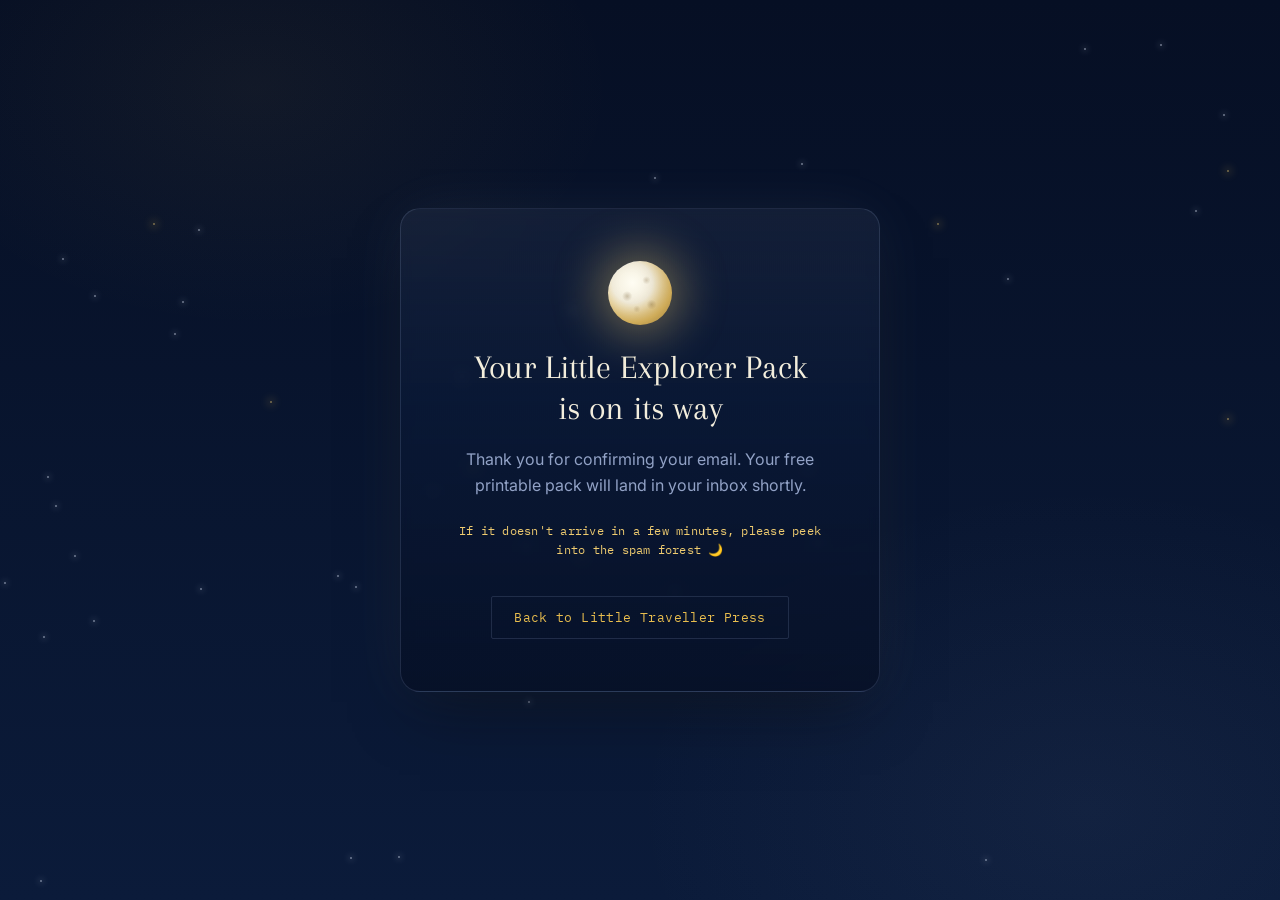
<file: thank-you-3.html>
<!DOCTYPE html>
<html lang="en">
<head>
<meta charset="UTF-8">
<meta name="viewport" content="width=device-width, initial-scale=1">
<title>Thank You — Little Traveller Press</title>
<meta name="robots" content="noindex">
<link rel="preconnect" href="https://fonts.googleapis.com">
<link rel="preconnect" href="https://fonts.gstatic.com" crossorigin>
<link href="https://fonts.googleapis.com/css2?family=Arapey:ital@0;1&family=Inter:wght@400;500;600&family=IBM+Plex+Mono:wght@400;500&display=swap" rel="stylesheet">
<style>
  :root{
    --night-0:#060f24;
    --night-1:#0b1b3a;
    --night-2:#16285a;
    --moon:#F3EEDD;
    --firefly:#E8BD4E;
    --firefly-soft:#f0cc70;
    --star:#D9E2F4;
    --mist:#92A2C6;
    --line:rgba(160,180,220,.16);
    --serif:"Arapey", Georgia, serif;
    --sans:"Inter", system-ui, sans-serif;
    --mono:"IBM Plex Mono", ui-monospace, monospace;
  }
  *{box-sizing:border-box;}
  body{
    margin:0;min-height:100vh;display:flex;align-items:center;justify-content:center;
    background:
      radial-gradient(600px 400px at 20% 10%, rgba(232,189,78,.05), transparent 60%),
      radial-gradient(700px 500px at 85% 90%, rgba(146,162,198,.06), transparent 65%),
      linear-gradient(180deg, var(--night-0), var(--night-1));
    font-family:var(--sans);color:var(--star);padding:24px;
    position:relative;overflow:hidden;
  }
  .stars{position:absolute;inset:0;pointer-events:none;}
  .stars span{position:absolute;width:2px;height:2px;background:var(--star);border-radius:50%;opacity:.5;
    box-shadow:0 0 6px 1px rgba(217,226,244,.6);animation:tw 4s ease-in-out infinite;}
  .stars span.gold{background:var(--firefly-soft);box-shadow:0 0 8px 2px rgba(232,189,78,.6);}
  @keyframes tw{0%,100%{opacity:.2;}50%{opacity:.9;}}
  .card{
    position:relative;z-index:1;max-width:480px;width:100%;text-align:center;
    padding:52px 40px;border:1px solid var(--line);border-radius:20px;
    background:linear-gradient(180deg, rgba(146,162,198,.09), rgba(11,27,58,.55) 40%, rgba(6,15,36,.75));
    backdrop-filter:blur(6px);
    box-shadow:0 0 60px -10px rgba(217,226,244,.08), 0 30px 60px -20px rgba(0,0,0,.5);
  }
  .moon{width:64px;height:64px;border-radius:50%;margin:0 auto 22px;position:relative;overflow:hidden;
    background:radial-gradient(circle at 38% 34%, #fffdf3 0%, #F3EEDD 35%, var(--firefly-soft) 68%, #b8934a 100%);
    box-shadow:0 0 46px 10px rgba(240,204,112,.4), inset -10px -10px 18px rgba(90,60,10,.25);}
  .moon::before{content:"";position:absolute;inset:0;border-radius:50%;
    background:
      radial-gradient(circle at 30% 55%, rgba(90,60,10,.28) 0%, transparent 9%),
      radial-gradient(circle at 60% 30%, rgba(90,60,10,.22) 0%, transparent 7%),
      radial-gradient(circle at 68% 68%, rgba(90,60,10,.25) 0%, transparent 8%),
      radial-gradient(circle at 45% 75%, rgba(90,60,10,.18) 0%, transparent 6%);}
  h1{font-family:var(--serif);font-weight:400;font-size:clamp(26px,4.6vw,34px);color:var(--moon);margin:0 0 16px;line-height:1.22;}
  p{color:var(--mist);line-height:1.65;font-size:16px;margin:0 0 10px;}
  .fine{font-family:var(--mono);font-size:12px;color:var(--firefly-soft);letter-spacing:.02em;margin-top:22px;}
  a.home{display:inline-block;margin-top:26px;font-family:var(--mono);font-size:13px;letter-spacing:.03em;
    color:var(--firefly);border:1px solid var(--line);border-radius:2px;padding:12px 22px;text-decoration:none;
    transition:background .2s,color .2s,box-shadow .3s;}
  a.home:hover{background:var(--firefly-soft);color:#10203f;box-shadow:0 0 24px 4px rgba(232,189,78,.55);}
</style>
</head>
<body>
  <div class="stars" id="stars"></div>
  <div class="card">
    <div class="moon"></div>
    <h1>Your Little Explorer Pack<br>is on its way</h1>
    <p>Thank you for confirming your email. Your free printable pack will land in your inbox shortly.</p>
    <p class="fine">If it doesn't arrive in a few minutes, please peek into the spam forest 🌙</p>
    <a class="home" href="/">Back to Little Traveller Press</a>
  </div>
  <script>
    var s=document.getElementById('stars'),n=40;
    for(var i=0;i<n;i++){
      var d=document.createElement('span');
      if(i%6===0) d.className='gold';
      d.style.left=Math.random()*100+'%';
      d.style.top=Math.random()*100+'%';
      d.style.animationDelay=(Math.random()*4)+'s';
      s.appendChild(d);
    }
  </script>
</body>
</html>
</file>
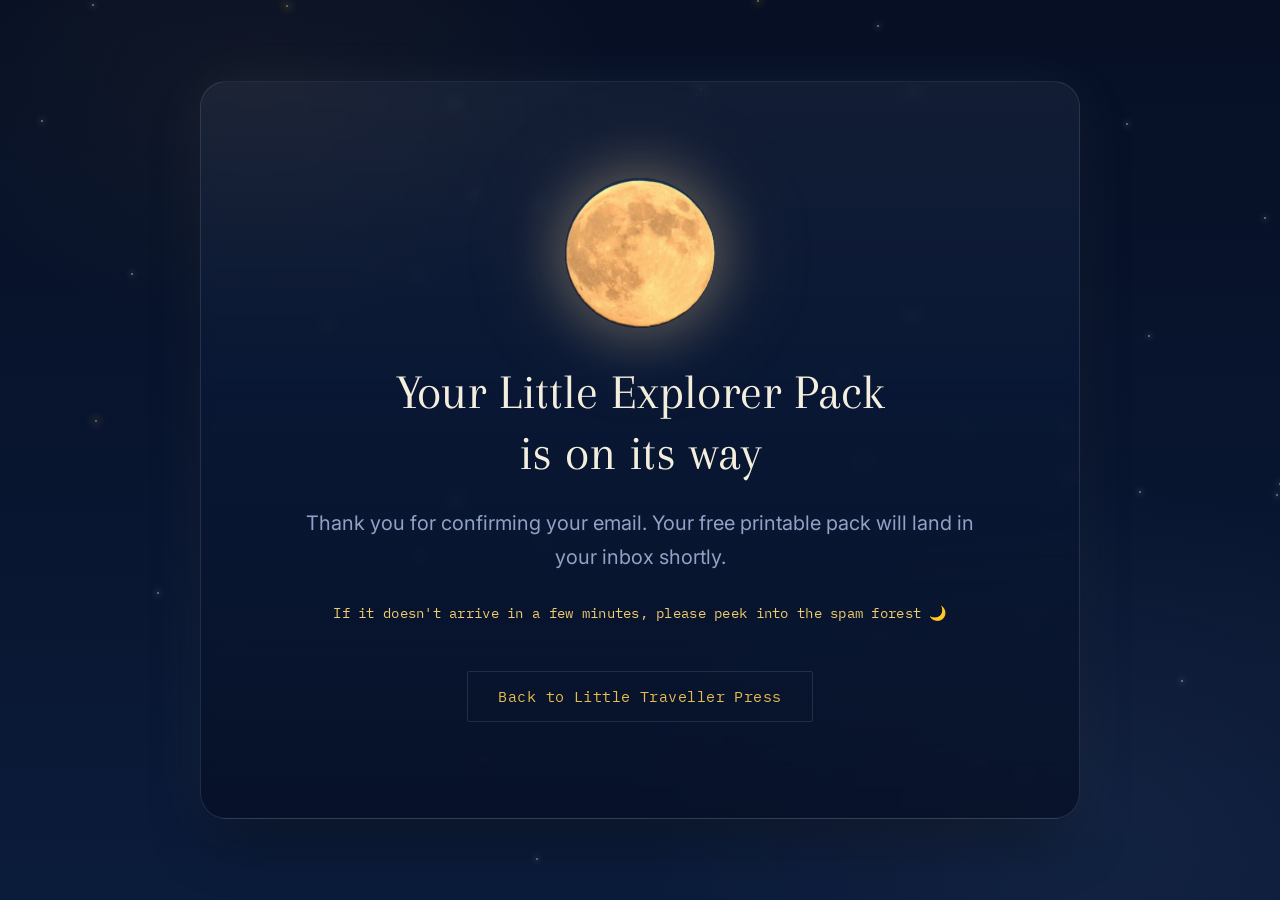
<file: thank-you.html>
<!DOCTYPE html>
<html lang="en">
<head>
<meta charset="UTF-8">
<meta name="viewport" content="width=device-width, initial-scale=1">
<title>Thank You — Little Traveller Press</title>
<meta name="robots" content="noindex">
<link rel="preconnect" href="https://fonts.googleapis.com">
<link rel="preconnect" href="https://fonts.gstatic.com" crossorigin>
<link href="https://fonts.googleapis.com/css2?family=Arapey:ital@0;1&family=Inter:wght@400;500;600&family=IBM+Plex+Mono:wght@400;500&display=swap" rel="stylesheet">
<style>
  :root{
    --night-0:#060f24;
    --night-1:#0b1b3a;
    --night-2:#16285a;
    --moon:#F3EEDD;
    --firefly:#E8BD4E;
    --firefly-soft:#f0cc70;
    --star:#D9E2F4;
    --mist:#92A2C6;
    --line:rgba(160,180,220,.16);
    --serif:"Arapey", Georgia, serif;
    --sans:"Inter", system-ui, sans-serif;
    --mono:"IBM Plex Mono", ui-monospace, monospace;
  }
  *{box-sizing:border-box;}
  body{
    margin:0;min-height:100vh;display:flex;align-items:center;justify-content:center;
    background:
      radial-gradient(600px 400px at 20% 10%, rgba(232,189,78,.05), transparent 60%),
      radial-gradient(700px 500px at 85% 90%, rgba(146,162,198,.06), transparent 65%),
      linear-gradient(180deg, var(--night-0), var(--night-1));
    font-family:var(--sans);color:var(--star);padding:24px;
    position:relative;overflow:hidden;
  }
  .stars{position:absolute;inset:0;pointer-events:none;}
  .stars span{position:absolute;width:2px;height:2px;background:var(--star);border-radius:50%;opacity:.5;
    box-shadow:0 0 6px 1px rgba(217,226,244,.6);animation:tw 4s ease-in-out infinite;}
  .stars span.gold{background:var(--firefly-soft);box-shadow:0 0 8px 2px rgba(232,189,78,.6);}
  @keyframes tw{0%,100%{opacity:.2;}50%{opacity:.9;}}
  .card{
    position:relative;z-index:1;max-width:480px;width:100%;text-align:center;
    padding:52px 40px;border:1px solid var(--line);border-radius:20px;
    background:linear-gradient(180deg, rgba(146,162,198,.09), rgba(11,27,58,.55) 40%, rgba(6,15,36,.75));
    backdrop-filter:blur(6px);
    box-shadow:0 0 60px -10px rgba(217,226,244,.08), 0 30px 60px -20px rgba(0,0,0,.5);
  }

  .moon{
    width:92px;height:92px;border-radius:50%;margin:0 auto 24px;position:relative;overflow:hidden;
    box-shadow:0 0 46px 12px rgba(220,190,140,.28), 0 0 90px 26px rgba(220,190,140,.1);
  }
  .moon img{position:absolute;inset:0;width:100%;height:100%;object-fit:cover;display:block;}

  h1{font-family:var(--serif);font-weight:400;font-size:clamp(26px,4.6vw,34px);color:var(--moon);margin:0 0 16px;line-height:1.22;}
  p{color:var(--mist);line-height:1.65;font-size:16px;margin:0 0 10px;}
  .fine{font-family:var(--mono);font-size:12px;color:var(--firefly-soft);letter-spacing:.02em;margin-top:22px;}
  a.home{display:inline-block;margin-top:26px;font-family:var(--mono);font-size:13px;letter-spacing:.03em;
    color:var(--firefly);border:1px solid var(--line);border-radius:2px;padding:12px 22px;text-decoration:none;
    transition:background .2s,color .2s,box-shadow .3s;}
  a.home:hover{background:var(--firefly-soft);color:#10203f;box-shadow:0 0 24px 4px rgba(232,189,78,.55);}

  /* Desktop-only: larger card, matching the reference proportions */
  @media(min-width:900px){
    .card{max-width:760px;padding:80px 88px;border-radius:26px;}
    .moon{width:132px;height:132px;margin:0 auto 34px;}
    h1{font-size:44px;margin:0 0 22px;}
    p{font-size:19px;line-height:1.7;margin:0 0 14px;}
    .fine{font-size:14px;margin-top:28px;}
    a.home{font-size:15px;padding:15px 30px;margin-top:32px;}
  }
  @media(min-width:1280px){
    .card{max-width:880px;padding:96px 104px;}
    .moon{width:150px;height:150px;}
    h1{font-size:50px;}
    p{font-size:20px;}
  }

  .dust{
    position:fixed;pointer-events:none;z-index:999;
    top:0;left:0;
    will-change:transform,opacity;
    animation:dustDrift var(--dur) ease-out forwards;
  }
  .dust.dot{
    width:var(--size);height:var(--size);border-radius:50%;
    background:radial-gradient(circle, var(--c1) 0%, var(--c2) 55%, transparent 75%);
  }
  .dust.star{
    width:var(--size);height:var(--size);
    background:var(--c1);
    clip-path:polygon(50% 0%, 62% 38%, 100% 50%, 62% 62%, 50% 100%, 38% 62%, 0% 50%, 38% 38%);
    box-shadow:0 0 6px 1px var(--c1);
  }
  @keyframes dustDrift{
    0%{ opacity:1; transform:translate(0,0) scale(1) rotate(0deg); }
    100%{ opacity:0; transform:translate(var(--dx), var(--dy)) scale(.15) rotate(var(--rot)); }
  }

  @media (prefers-reduced-motion: reduce){
    .stars span{animation:none;opacity:.5;}
    .dust{display:none;}
  }
</style>
</head>
<body>
  <div class="stars" id="stars"></div>

  <div class="card" id="card">
    <div class="moon">
      <img src="[data-uri]" alt="">
    </div>
    <h1>Your Little Explorer Pack<br>is on its way</h1>
    <p>Thank you for confirming your email. Your free printable pack will land in your inbox shortly.</p>
    <p class="fine">If it doesn't arrive in a few minutes, please peek into the spam forest 🌙</p>
    <a class="home" href="/">Back to Little Traveller Press</a>
  </div>

  <script>
    var s=document.getElementById('stars'),n=40;
    for(var i=0;i<n;i++){
      var d=document.createElement('span');
      if(i%6===0) d.className='gold';
      d.style.left=Math.random()*100+'%';
      d.style.top=Math.random()*100+'%';
      d.style.animationDelay=(Math.random()*4)+'s';
      s.appendChild(d);
    }
  </script>

  <script>
  (function(){
    var reduceMotion = window.matchMedia('(prefers-reduced-motion: reduce)').matches;
    if (reduceMotion) return;

    var palette = [
      ['#fff6da', '#f0cc70'],  // warm gold
      ['#f7ecff', '#c9a8f0'],  // soft lavender
      ['#eaf1ff', '#a9c4f5'],  // pale starlight blue
      ['#fff2e0', '#e8bd4e']   // firefly gold
    ];

    var lastSpark = 0;
    document.addEventListener('mousemove', function(e){
      var now = Date.now();
      if(now - lastSpark < 26) return;
      lastSpark = now;

      var count = 1 + Math.floor(Math.random()*2); // 1-2 particles per tick
      for (var i=0; i<count; i++){
        spawnDust(e.clientX, e.clientY);
      }
    });

    function spawnDust(x, y){
      var el = document.createElement('div');
      var isStar = Math.random() < 0.35;
      el.className = 'dust ' + (isStar ? 'star' : 'dot');

      var colors = palette[Math.floor(Math.random()*palette.length)];
      var size = isStar ? (5 + Math.random()*4) : (3 + Math.random()*4);
      var angle = Math.random()*Math.PI*2;
      var dist = 14 + Math.random()*26;
      var dx = Math.cos(angle)*dist;
      var dy = Math.sin(angle)*dist - (10 + Math.random()*14); // gentle upward drift, like dust caught in air
      var dur = 550 + Math.random()*450;
      var rot = (Math.random()*140 - 70) + 'deg';

      el.style.setProperty('--size', size+'px');
      el.style.setProperty('--c1', colors[0]);
      el.style.setProperty('--c2', colors[1]);
      el.style.setProperty('--dx', dx+'px');
      el.style.setProperty('--dy', dy+'px');
      el.style.setProperty('--dur', dur+'ms');
      el.style.setProperty('--rot', rot);
      el.style.left = (x + (Math.random()*10-5) - size/2) + 'px';
      el.style.top  = (y + (Math.random()*10-5) - size/2) + 'px';

      document.body.appendChild(el);
      setTimeout(function(){ el.remove(); }, dur + 50);
    }
  })();
  </script>
</body>
</html>
</file>
